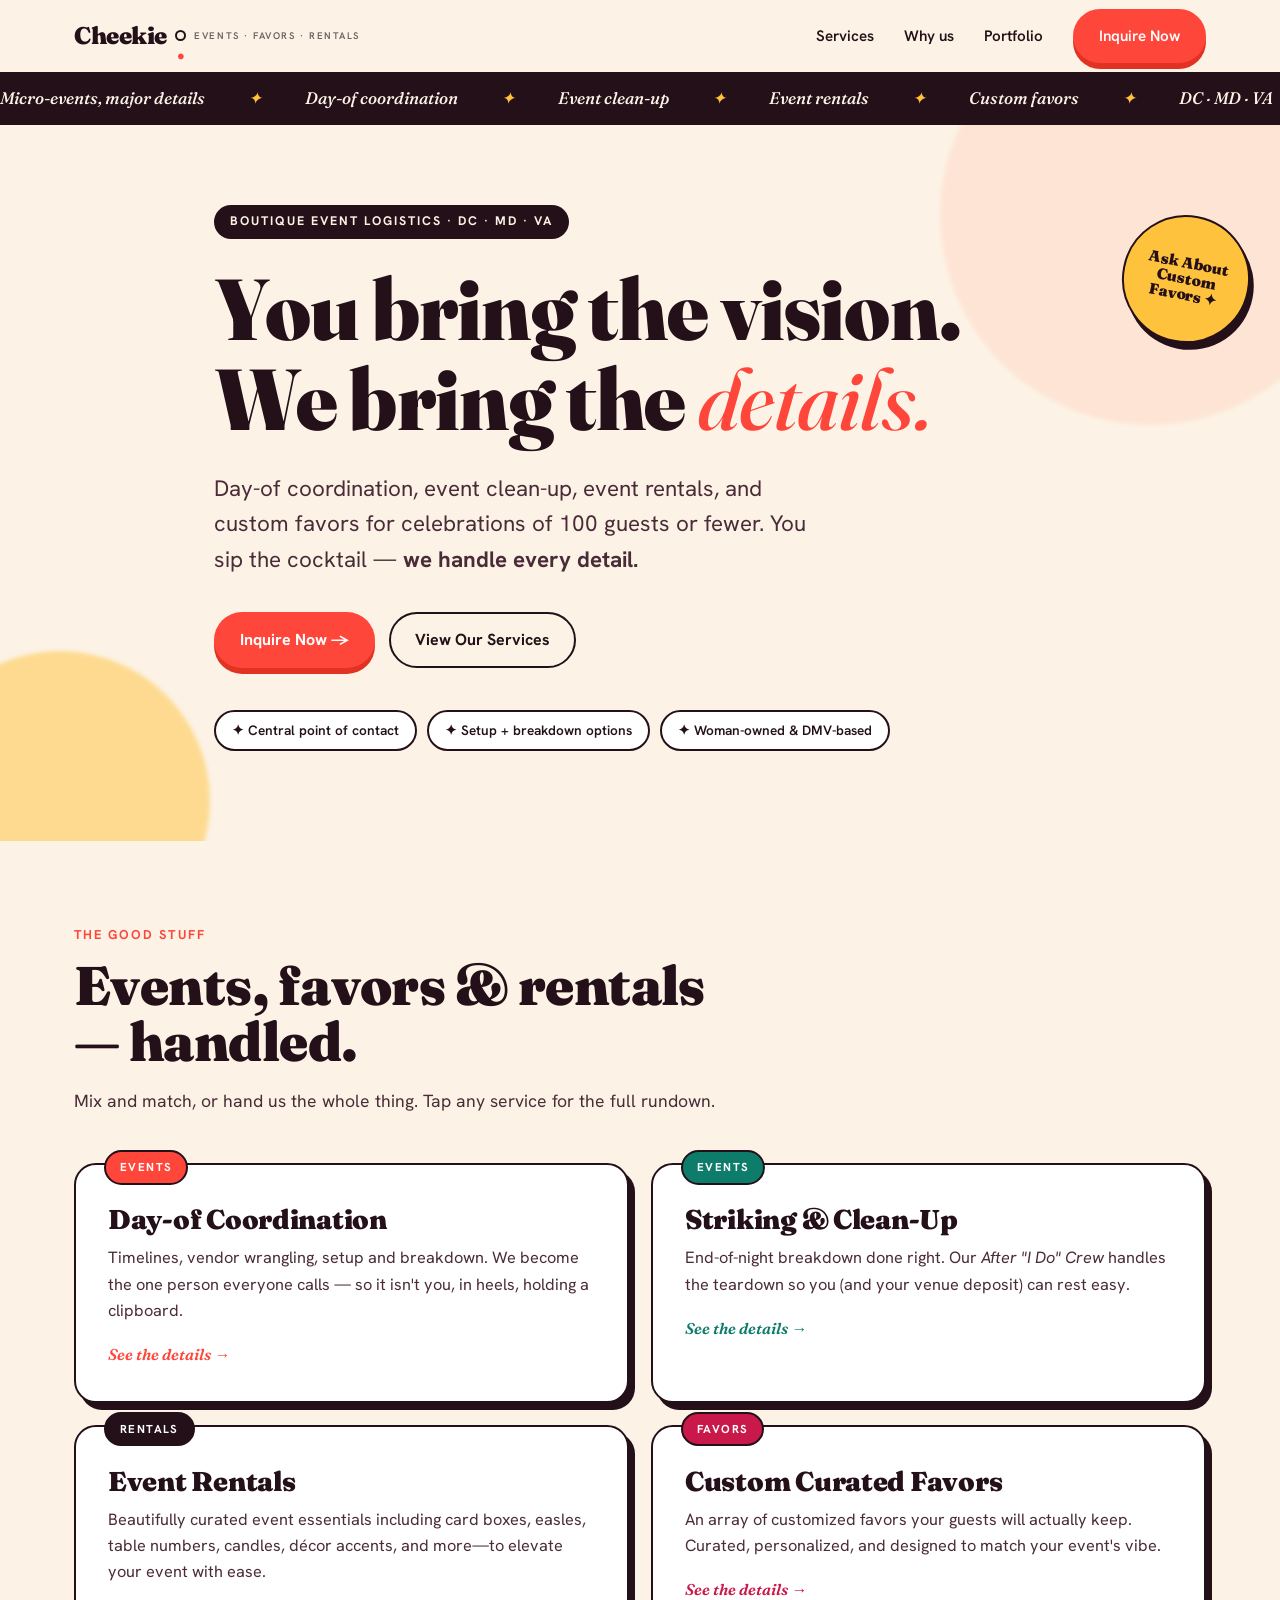
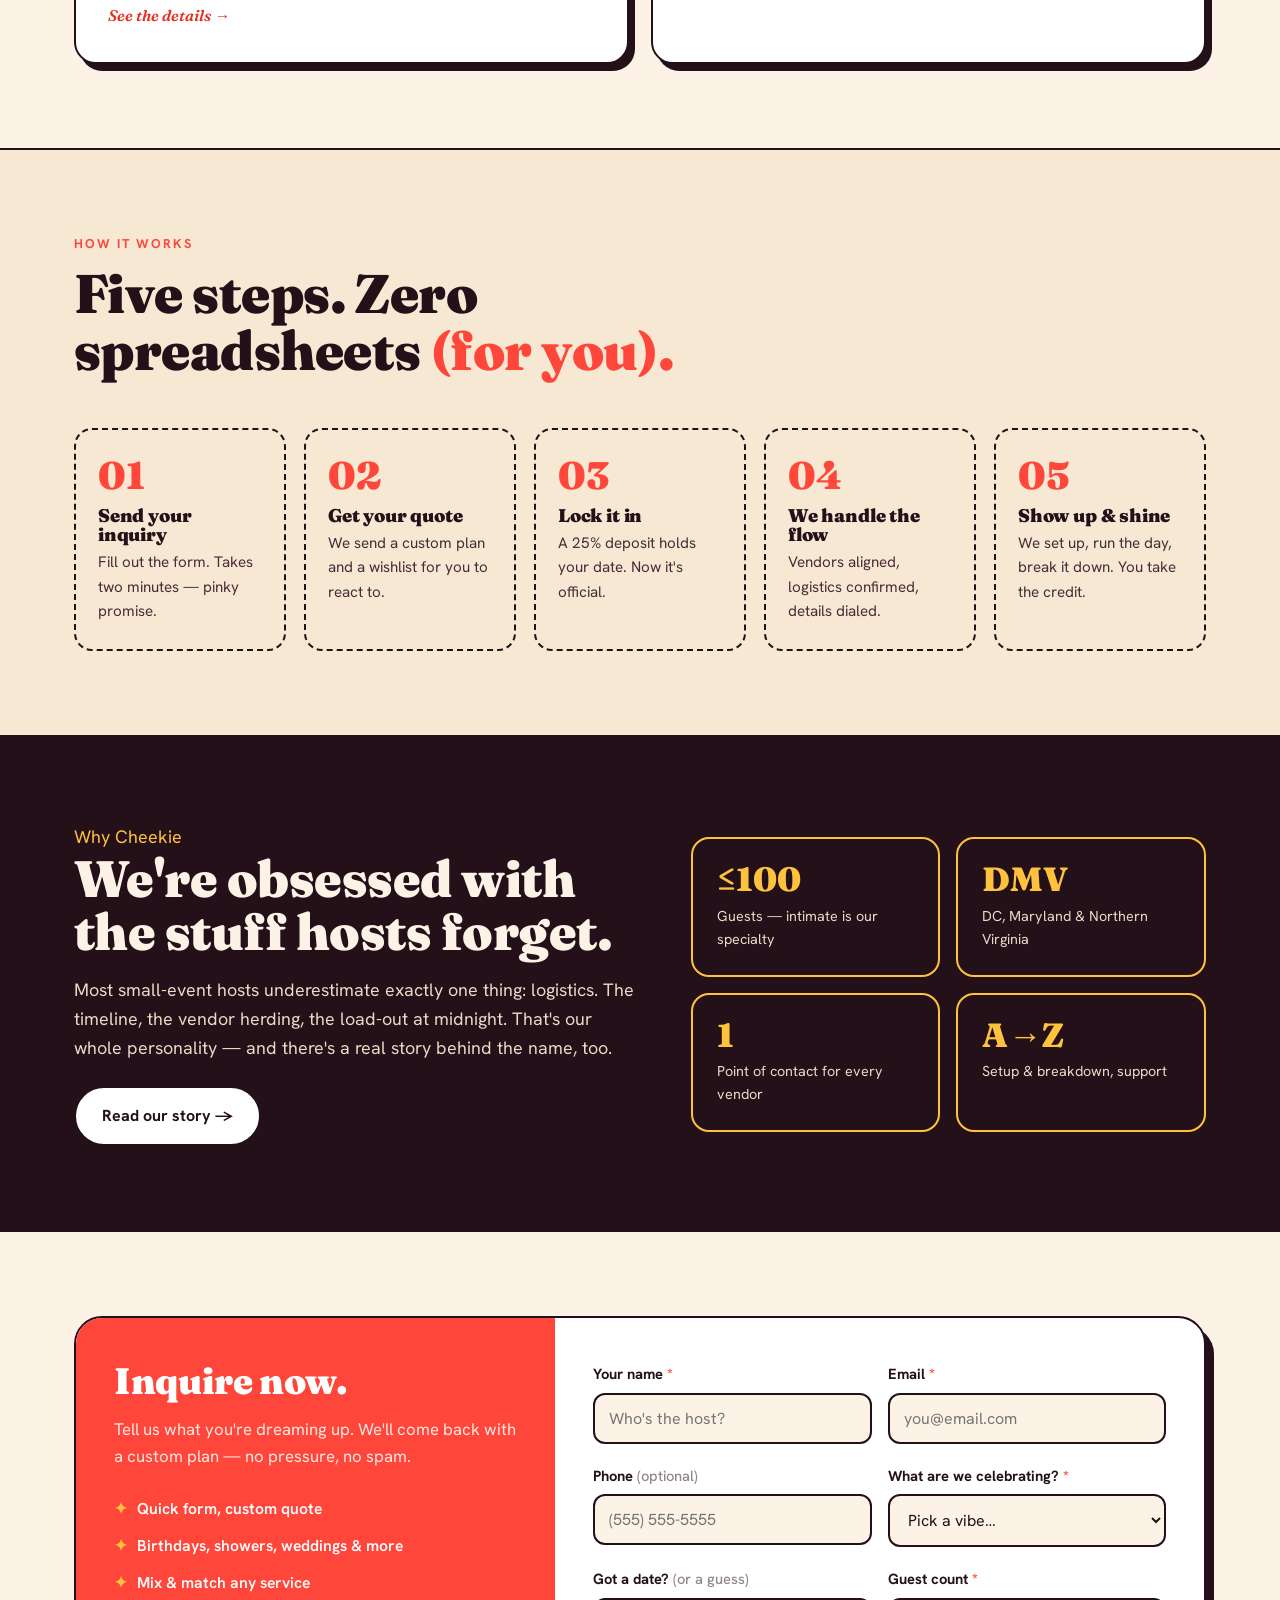
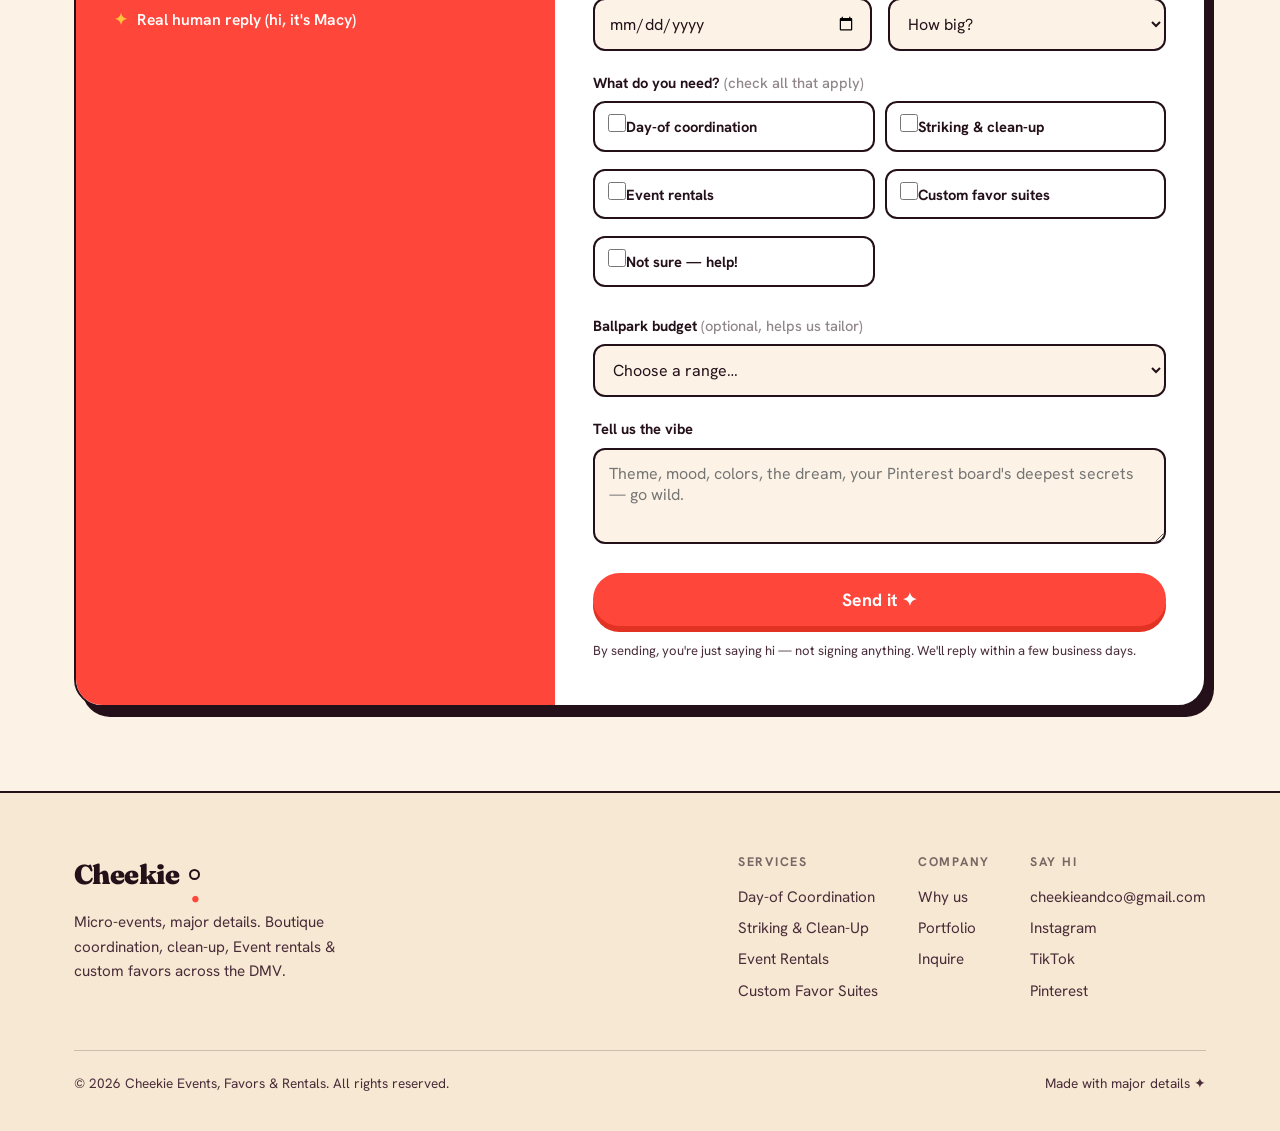
<file: index.html>
<!DOCTYPE html>
<html lang="en">
<head>
<meta charset="UTF-8">
<meta name="viewport" content="width=device-width, initial-scale=1.0">
<title>Cheekie Events, Favors &amp; Rentals — Micro-events, major details (DC · MD · VA)</title>
<meta name="description" content="Boutique day-of coordination, event clean-up, rentals, and custom favors for celebrations of 100 guests or fewer across the DMV.">
<link rel="preconnect" href="https://fonts.googleapis.com">
<link rel="preconnect" href="https://fonts.gstatic.com" crossorigin>
<link href="https://fonts.googleapis.com/css2?family=Fraunces:ital,opsz,wght@0,9..144,400;0,9..144,600;0,9..144,900;1,9..144,500&family=Hanken+Grotesk:wght@400;500;600;700&display=swap" rel="stylesheet">
<link rel="stylesheet" href="styles.css">
</head>
<body>

<!-- NAV -->
<header class="nav">
  <div class="wrap nav-inner">
    <a class="logo" href="index.html">Cheekie<span class="dot">.</span>
      <small>Events&nbsp;·&nbsp;Favors&nbsp;·&nbsp;Rentals</small>
    </a>
    <nav class="nav-links" id="navLinks">
      <a href="#services">Services</a>
      <a href="why-us.html">Why us</a>
      <a href="portfolio.html">Portfolio</a>
      <a class="btn btn-primary" href="#inquire">Inquire Now</a>
    </nav>
    <button class="menu-btn" id="menuBtn" aria-label="Toggle menu">☰</button>
  </div>
</header>

<!-- MARQUEE -->
<div class="marquee" aria-hidden="true">
  <div class="marquee-track">
    <span>Micro-events, major details&nbsp; <span class="star">✦</span> &nbsp;Day-of coordination&nbsp; <span class="star">✦</span> &nbsp;Event clean-up&nbsp; <span class="star">✦</span> &nbsp;Event rentals&nbsp; <span class="star">✦</span> &nbsp;Custom favors&nbsp; <span class="star">✦</span> &nbsp;DC · MD · VA&nbsp; <span class="star">✦</span> &nbsp;</span>
    <span>Micro-events, major details&nbsp; <span class="star">✦</span> &nbsp;Day-of coordination&nbsp; <span class="star">✦</span> &nbsp;Event clean-up&nbsp; <span class="star">✦</span> &nbsp;Event rentals&nbsp; <span class="star">✦</span> &nbsp;Custom favors&nbsp; <span class="star">✦</span> &nbsp;DC · MD · VA&nbsp; <span class="star">✦</span> &nbsp;</span>
  </div>
</div>

<!-- HERO -->
<main>
<section class="hero">
  <div class="blob blob-1"></div>
  <div class="blob blob-2"></div>
  <div class="sticker">Ask About<br> Custom Favors ✦</div>
  <div class="wrap hero-inner">
    <span class="eyebrow">Boutique event logistics · DC · MD · VA</span>
    <h1>You bring the vision.<br>We bring the <span class="ital">details.</span></h1>
    <p class="lead">Day-of coordination, event clean-up, event rentals, and custom favors for celebrations of 100 guests or fewer. You sip the cocktail — <strong>we handle every detail.</strong></p>
    <div class="hero-cta">
      <a class="btn btn-primary" href="#inquire">Inquire Now →</a>
      <a class="btn btn-ghost" href="#services">View Our Services</a>
    </div>
    <div class="hero-badges">
      <span class="pill">✦ Central point of contact</span>
      <span class="pill">✦ Setup + breakdown options</span>
      <span class="pill">✦ Woman-owned &amp; DMV-based</span>
    </div>
  </div>
</section>

<!-- SERVICES -->
<section id="services">
  <div class="wrap">
    <div class="sec-head">
      <span class="kicker">The good stuff</span>
      <h2>Events, favors &amp; rentals — handled.</h2>
      <p>Mix and match, or hand us the whole thing. Tap any service for the full rundown.</p>
    </div>
    <div class="cards">
      <a class="card c-cherry" href="coordination.html">
        <span class="tag">Events</span>
        <h3>Day-of Coordination</h3>
        <p>Timelines, vendor wrangling, setup and breakdown. We become the one person everyone calls — so it isn't you, in heels, holding a clipboard.</p>
        <span class="price">See the details →</span>
      </a>
      <a class="card c-teal" href="striking.html">
        <span class="tag">Events</span>
        <h3>Striking &amp; Clean-Up</h3>
        <p>End-of-night breakdown done right. Our <em>After "I Do" Crew</em> handles the teardown so you (and your venue deposit) can rest easy.</p>
        <span class="price">See the details →</span>
      </a>
      <a class="card c-butter" href="candles.html">
        <span class="tag">Rentals</span>
        <h3>Event Rentals</h3>
        <p>Beautifully curated event essentials including card boxes, easles, table numbers, candles, décor accents, and more—to elevate your event with ease.</p>
        <span class="price">See the details →</span>
      </a>
      <a class="card c-berry" href="favors.html">
        <span class="tag">Favors</span>
        <h3>Custom Curated Favors</h3>
        <p>An array of customized favors your guests will actually keep. Curated, personalized, and designed to match your event's vibe.</p>
        <span class="price">See the details →</span>
      </a>
    </div>
  </div>
</section>

<!-- HOW IT WORKS -->
<section id="how" style="background:var(--cream-2);border-top:2px solid var(--ink);border-bottom:2px solid var(--ink)">
  <div class="wrap">
    <div class="sec-head">
      <span class="kicker">How it works</span>
      <h2>Five steps. Zero spreadsheets <span class="wink">(for you).</span></h2>
    </div>
    <div class="steps">
      <div class="step"><h3>Send your inquiry</h3><p>Fill out the form. Takes two minutes — pinky promise.</p></div>
      <div class="step"><h3>Get your quote</h3><p>We send a custom plan and a wishlist for you to react to.</p></div>
      <div class="step"><h3>Lock it in</h3><p>A 25% deposit holds your date. Now it's official.</p></div>
      <div class="step"><h3>We handle the flow</h3><p>Vendors aligned, logistics confirmed, details dialed.</p></div>
      <div class="step"><h3>Show up &amp; shine</h3><p>We set up, run the day, break it down. You take the credit.</p></div>
    </div>
  </div>
</section>

<!-- WHY TEASER -->
<section class="dark">
  <div class="wrap">
    <div class="why-grid">
      <div>
        <span class="kicker">Why Cheekie</span>
        <h2>We're obsessed with the stuff hosts forget.</h2>
        <p>Most small-event hosts underestimate exactly one thing: logistics. The timeline, the vendor herding, the load-out at midnight. That's our whole personality — and there's a real story behind the name, too.</p>
        <a class="btn btn-light" href="why-us.html" style="margin-top:24px">Read our story →</a>
      </div>
      <div class="why-stats">
        <div class="stat"><div class="big">≤100</div><div class="lbl">Guests — intimate is our specialty</div></div>
        <div class="stat"><div class="big">DMV</div><div class="lbl">DC, Maryland &amp; Northern Virginia</div></div>
        <div class="stat"><div class="big">1</div><div class="lbl">Point of contact for every vendor</div></div>
        <div class="stat"><div class="big">A→Z</div><div class="lbl">Setup &amp; breakdown, support</div></div>
      </div>
    </div>
  </div>
</section>

<!-- INTEREST FORM -->
<section id="inquire">
  <div class="wrap">
    <div class="form-shell">
      <div class="form-grid" id="formGrid">
        <aside class="form-aside">
          <h2>Inquire now.</h2>
          <p>Tell us what you're dreaming up. We'll come back with a custom plan — no pressure, no spam.</p>
          <ul>
            <li>Quick form, custom quote</li>
            <li>Birthdays, showers, weddings &amp; more</li>
            <li>Mix &amp; match any service</li>
            <li>Real human reply (hi, it's Macy)</li>
          </ul>
        </aside>

        <div class="form-body">
          <!-- ============================================================
               FORMSPREE SETUP (one step):
               1. Create a free form at https://formspree.io (use cheekieandco@gmail.com)
               2. Copy the form's endpoint, e.g. https://formspree.io/f/abcdwxyz
               3. Paste it into the action="" below, replacing YOUR_FORM_ID
               That's it — submissions will email you, and the success
               message below will still show without leaving the page.
               ============================================================ -->
          <form id="inquiryForm" action="https://formspree.io/f/xykqddjj" method="POST" novalidate>
            <!-- email subject + spam honeypot (leave these as-is) -->
            <input type="hidden" name="_subject" value="New Cheekie inquiry ✦">
            <input type="text" name="_gotcha" tabindex="-1" autocomplete="off" style="display:none" aria-hidden="true">
            <div class="two">
              <div class="field">
                <label for="name">Your name <span class="req">*</span></label>
                <input type="text" id="name" name="name" placeholder="Who's the host?" required>
              </div>
              <div class="field">
                <label for="email">Email <span class="req">*</span></label>
                <input type="email" id="email" name="email" placeholder="you@email.com" required>
              </div>
            </div>

            <div class="two">
              <div class="field">
                <label for="phone">Phone <span style="opacity:.5;font-weight:500">(optional)</span></label>
                <input type="tel" id="phone" name="phone" placeholder="(555) 555-5555">
              </div>
              <div class="field">
                <label for="occasion">What are we celebrating? <span class="req">*</span></label>
                <select id="occasion" name="occasion" required>
                  <option value="" disabled selected>Pick a vibe…</option>
                  <option>Birthday</option>
                  <option>Baby shower</option>
                  <option>Bridal shower</option>
                  <option>Engagement party</option>
                  <option>Intimate wedding</option>
                  <option>Brunch / dinner</option>
                  <option>Corporate social</option>
                  <option>Something else entirely</option>
                </select>
              </div>
            </div>

            <div class="two">
              <div class="field">
                <label for="date">Got a date? <span style="opacity:.5;font-weight:500">(or a guess)</span></label>
                <input type="date" id="date" name="date">
              </div>
              <div class="field">
                <label for="guests">Guest count <span class="req">*</span></label>
                <select id="guests" name="guests" required>
                  <option value="" disabled selected>How big?</option>
                  <option>1–25</option>
                  <option>26–50</option>
                  <option>51–75</option>
                  <option>76–100</option>
                </select>
              </div>
            </div>

            <div class="field">
              <label>What do you need? <span style="opacity:.5;font-weight:500">(check all that apply)</span></label>
              <div class="checks">
                <label class="check"><input type="checkbox" name="needs" value="Day-of coordination"><span>Day-of coordination</span></label>
                <label class="check"><input type="checkbox" name="needs" value="Striking & clean-up"><span>Striking &amp; clean-up</span></label>
                <label class="check"><input type="checkbox" name="needs" value="Event rentals"><span>Event rentals</span></label>
                <label class="check"><input type="checkbox" name="needs" value="Custom favors"><span>Custom favor suites</span></label>
                <label class="check"><input type="checkbox" name="needs" value="Not sure yet"><span>Not sure — help!</span></label>
              </div>
            </div>

            <div class="field">
              <label for="budget">Ballpark budget <span style="opacity:.5;font-weight:500">(optional, helps us tailor)</span></label>
              <select id="budget" name="budget">
                <option value="" disabled selected>Choose a range…</option>
                <option>Under $1,000</option>
                <option>$1,000 – $2,500</option>
                <option>$2,500 – $5,000</option>
                <option>$5,000+</option>
                <option>Tell me what's realistic</option>
              </select>
            </div>

            <div class="field">
              <label for="vibe">Tell us the vibe</label>
              <textarea id="vibe" name="vibe" placeholder="Theme, mood, colors, the dream, your Pinterest board's deepest secrets — go wild."></textarea>
            </div>

            <button type="submit" class="btn btn-primary" style="width:100%;justify-content:center;font-size:1.1rem">Send it ✦</button>
            <p class="error-msg" id="errorMsg">Oops — pop in your name, a valid email, the occasion, and guest count and we're golden.</p>
            <p class="form-note">By sending, you're just saying hi — not signing anything. We'll reply within a few business days.</p>
          </form>
        </div>
      </div>

      <!-- success state -->
      <div class="success" id="successState">
        <div class="emoji">🎉</div>
        <h2>Eee — we got it!</h2>
        <p>Thanks <span id="successName">friend</span>. Keep an eye on your inbox — Cheekie will be in touch with your custom plan.</p>
        <button class="btn btn-ghost" onclick="resetForm()">Send another →</button>
      </div>
    </div>
  </div>
</section>
</main>

<!-- FOOTER -->
<footer>
  <div class="wrap">
    <div class="foot-grid">
      <div style="max-width:300px">
        <a class="logo" href="index.html">Cheekie<span class="dot">.</span></a>
        <p style="margin-top:14px;color:var(--ink-soft);font-size:.95rem">Micro-events, major details. Boutique coordination, clean-up, Event rentals &amp; custom favors across the DMV.</p>
      </div>
      <div class="foot-links">
        <div class="foot-col">
          <h4>Services</h4>
          <a href="coordination.html">Day-of Coordination</a>
          <a href="striking.html">Striking &amp; Clean-Up</a>
          <a href="candles.html">Event Rentals</a>
          <a href="favors.html">Custom Favor Suites</a>
        </div>
        <div class="foot-col">
          <h4>Company</h4>
          <a href="why-us.html">Why us</a>
          <a href="portfolio.html">Portfolio</a>
          <a href="#inquire">Inquire</a>
        </div>
        <div class="foot-col">
          <h4>Say hi</h4>
          <a href="mailto:cheekieandco@gmail.com">cheekieandco@gmail.com</a>
          <a href="#">Instagram</a>
          <a href="#">TikTok</a>
          <a href="#">Pinterest</a>
        </div>
      </div>
    </div>
    <div class="foot-bottom">
      <span>© <span id="year"></span> Cheekie Events, Favors &amp; Rentals. All rights reserved.</span>
      <span>Made with major details ✦</span>
    </div>
  </div>
</footer>

<script>
  document.getElementById('year').textContent = new Date().getFullYear();
  const menuBtn = document.getElementById('menuBtn');
  const navLinks = document.getElementById('navLinks');
  menuBtn.addEventListener('click', () => navLinks.classList.toggle('open'));
  navLinks.querySelectorAll('a').forEach(a => a.addEventListener('click', () => navLinks.classList.remove('open')));

  const form = document.getElementById('inquiryForm');
  const errorMsg = document.getElementById('errorMsg');
  const submitBtn = form.querySelector('button[type="submit"]');

  form.addEventListener('submit', async function(e){
    e.preventDefault();
    const name = document.getElementById('name').value.trim();
    const email = document.getElementById('email').value.trim();
    const occasion = document.getElementById('occasion').value;
    const guests = document.getElementById('guests').value;
    const emailOk = /^[^\s@]+@[^\s@]+\.[^\s@]+$/.test(email);
    if(!name || !emailOk || !occasion || !guests){
      errorMsg.textContent = "Oops — pop in your name, a valid email, the occasion, and guest count and we're golden.";
      errorMsg.style.display='block';
      return;
    }
    errorMsg.style.display='none';

    // Safety check: warn if the Formspree endpoint hasn't been set yet.
    if(form.action.includes('YOUR_FORM_ID')){
      errorMsg.textContent = "Heads up (this only shows to you): add your Formspree endpoint to the form's action before going live.";
      errorMsg.style.display='block';
      return;
    }

    const original = submitBtn.textContent;
    submitBtn.disabled = true;
    submitBtn.textContent = 'Sending…';

    try {
      const res = await fetch(form.action, {
        method: 'POST',
        body: new FormData(form),
        headers: { 'Accept': 'application/json' }
      });
      if(res.ok){
        document.getElementById('successName').textContent = name.split(' ')[0];
        document.getElementById('formGrid').style.display='none';
        document.getElementById('successState').style.display='block';
        document.getElementById('successState').scrollIntoView({behavior:'smooth',block:'center'});
        form.reset();
      } else {
        throw new Error('Form error');
      }
    } catch(err){
      errorMsg.textContent = "Hmm, that didn't send. Try again, or email us directly at cheekieandco@gmail.com.";
      errorMsg.style.display='block';
    } finally {
      submitBtn.disabled = false;
      submitBtn.textContent = original;
    }
  });

  function resetForm(){
    form.reset();
    document.getElementById('successState').style.display='none';
    document.getElementById('formGrid').style.display='grid';
    document.getElementById('inquire').scrollIntoView({behavior:'smooth',block:'start'});
  }
</script>
</body>
</html>
</file>
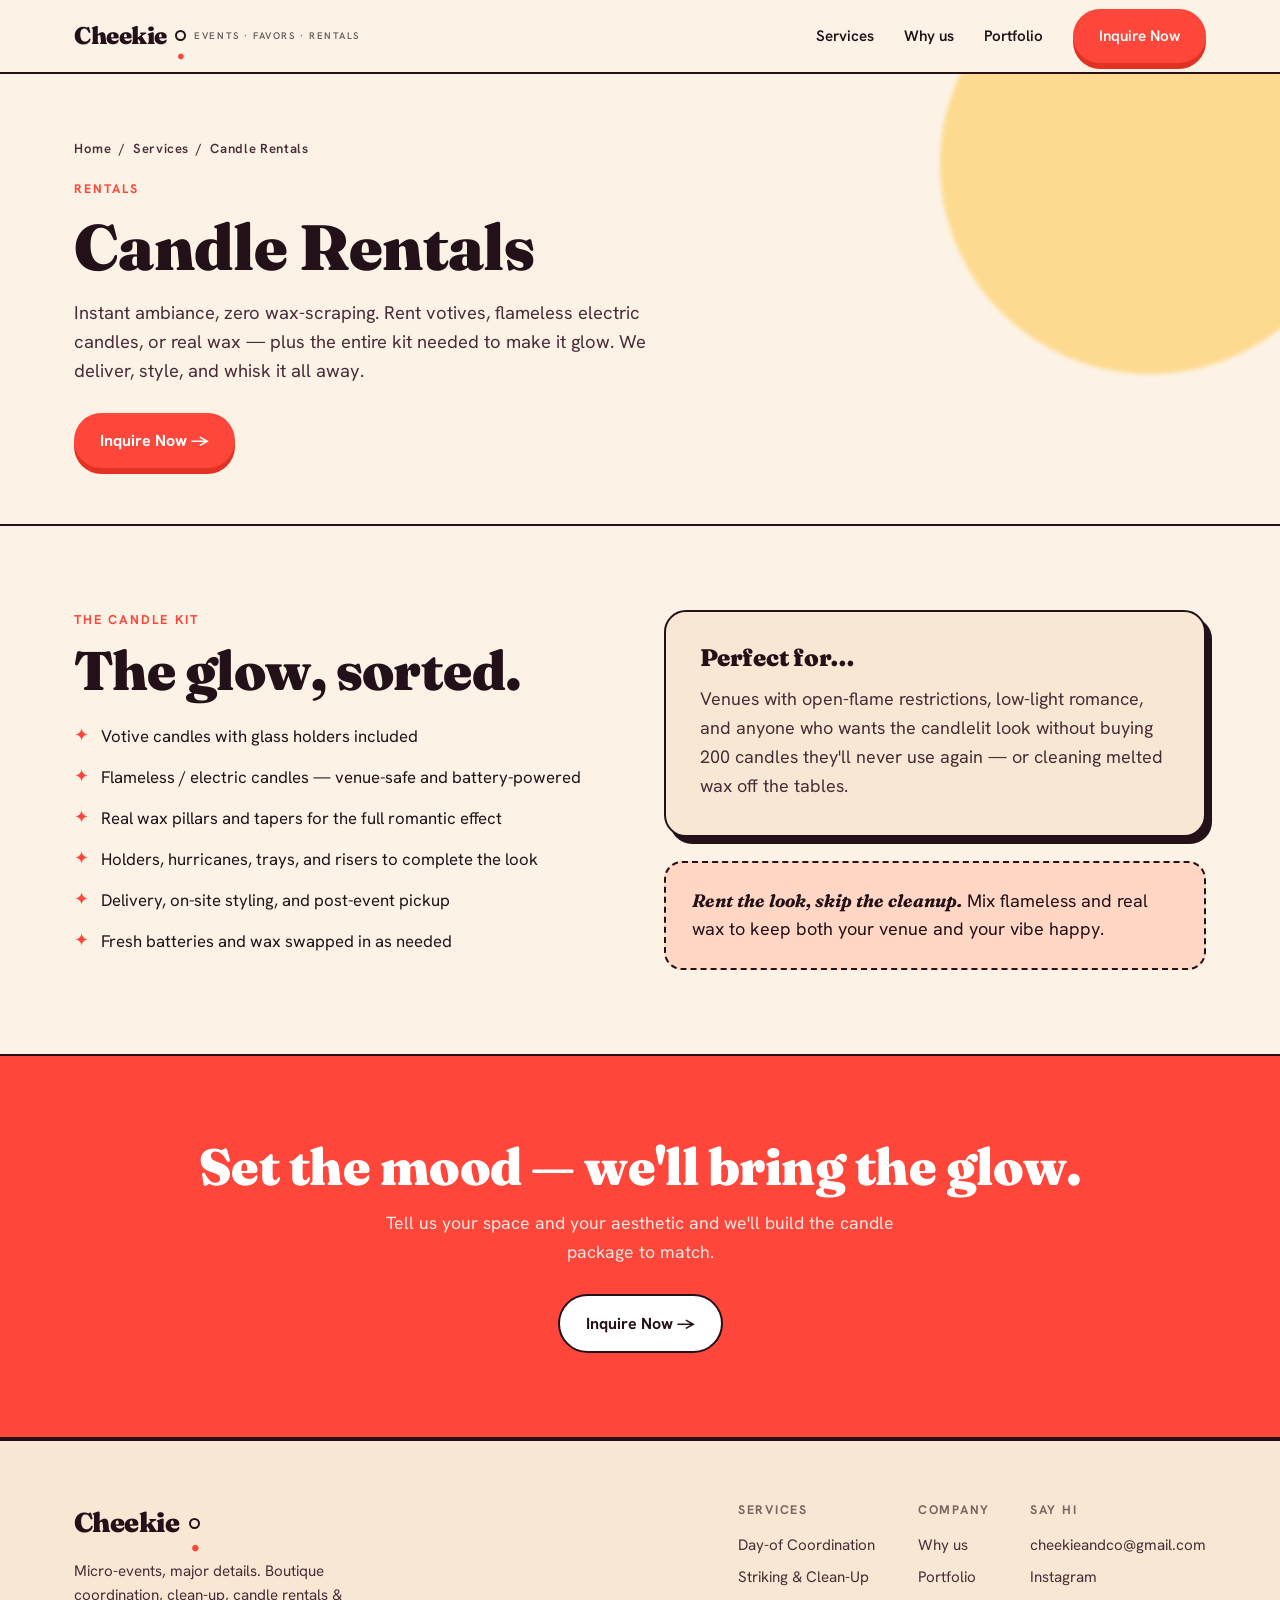
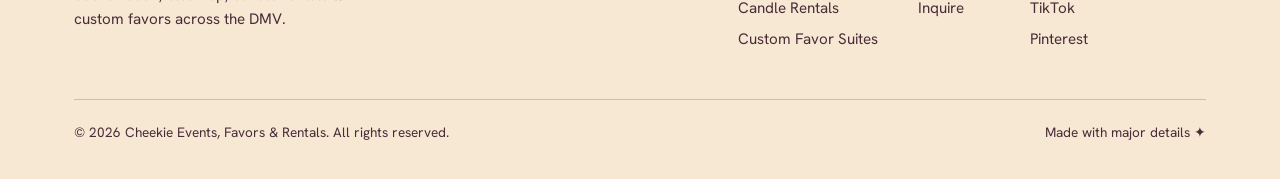
<file: candles.html>
<!DOCTYPE html>
<html lang="en">
<head>
<meta charset="UTF-8">
<meta name="viewport" content="width=device-width, initial-scale=1.0">
<title>Candle Rentals | Cheekie Events, Favors &amp; Rentals</title>
<meta name="description" content="Candle rental packages across the DMV — votives, electric/flameless candles, and real wax, plus the full kit. Delivered, styled, and picked up.">
<link rel="preconnect" href="https://fonts.googleapis.com">
<link rel="preconnect" href="https://fonts.gstatic.com" crossorigin>
<link href="https://fonts.googleapis.com/css2?family=Fraunces:ital,opsz,wght@0,9..144,400;0,9..144,600;0,9..144,900;1,9..144,500&family=Hanken+Grotesk:wght@400;500;600;700&display=swap" rel="stylesheet">
<link rel="stylesheet" href="styles.css">
</head>
<body>

<header class="nav">
  <div class="wrap nav-inner">
    <a class="logo" href="index.html">Cheekie<span class="dot">.</span><small>Events&nbsp;·&nbsp;Favors&nbsp;·&nbsp;Rentals</small></a>
    <nav class="nav-links" id="navLinks">
      <a href="index.html#services">Services</a>
      <a href="why-us.html">Why us</a>
      <a href="portfolio.html">Portfolio</a>
      <a class="btn btn-primary" href="index.html#inquire">Inquire Now</a>
    </nav>
    <button class="menu-btn" id="menuBtn" aria-label="Toggle menu">☰</button>
  </div>
</header>

<main>
<section class="subhero">
  <div class="blob blob-1" style="background:var(--butter);opacity:.5"></div>
  <div class="wrap">
    <div class="breadcrumb"><a href="index.html">Home</a> &nbsp;/&nbsp; <a href="index.html#services">Services</a> &nbsp;/&nbsp; Candle Rentals</div>
    <span class="kicker">Rentals</span>
    <h1>Candle Rentals</h1>
    <p>Instant ambiance, zero wax-scraping. Rent votives, flameless electric candles, or real wax — plus the entire kit needed to make it glow. We deliver, style, and whisk it all away.</p>
    <a class="btn btn-primary" href="index.html#inquire" style="margin-top:26px">Inquire Now →</a>
  </div>
</section>

<section>
  <div class="wrap">
    <div class="split">
      <div>
        <div class="sec-head" style="margin-bottom:24px"><span class="kicker">The candle kit</span><h2>The glow, sorted.</h2></div>
        <ul class="includes">
          <li>Votive candles with glass holders included</li>
          <li>Flameless / electric candles — venue-safe and battery-powered</li>
          <li>Real wax pillars and tapers for the full romantic effect</li>
          <li>Holders, hurricanes, trays, and risers to complete the look</li>
          <li>Delivery, on-site styling, and post-event pickup</li>
          <li>Fresh batteries and wax swapped in as needed</li>
        </ul>
      </div>
      <div>
        <div class="panel tint">
          <h3>Perfect for…</h3>
          <p style="color:var(--ink-soft)">Venues with open-flame restrictions, low-light romance, and anyone who wants the candlelit look without buying 200 candles they'll never use again — or cleaning melted wax off the tables.</p>
        </div>
        <div class="callout">
          <strong>Rent the look, skip the cleanup.</strong> Mix flameless and real wax to keep both your venue and your vibe happy.
        </div>
      </div>
    </div>
  </div>
</section>

<section class="cta-band">
  <div class="wrap">
    <h2>Set the mood — we'll bring the glow.</h2>
    <p>Tell us your space and your aesthetic and we'll build the candle package to match.</p>
    <a class="btn btn-light" href="index.html#inquire">Inquire Now →</a>
  </div>
</section>
</main>

<footer>
  <div class="wrap">
    <div class="foot-grid">
      <div style="max-width:300px">
        <a class="logo" href="index.html">Cheekie<span class="dot">.</span></a>
        <p style="margin-top:14px;color:var(--ink-soft);font-size:.95rem">Micro-events, major details. Boutique coordination, clean-up, candle rentals &amp; custom favors across the DMV.</p>
      </div>
      <div class="foot-links">
        <div class="foot-col"><h4>Services</h4>
          <a href="coordination.html">Day-of Coordination</a>
          <a href="striking.html">Striking &amp; Clean-Up</a>
          <a href="candles.html">Candle Rentals</a>
          <a href="favors.html">Custom Favor Suites</a>
        </div>
        <div class="foot-col"><h4>Company</h4>
          <a href="why-us.html">Why us</a>
          <a href="portfolio.html">Portfolio</a>
          <a href="index.html#inquire">Inquire</a>
        </div>
        <div class="foot-col"><h4>Say hi</h4>
          <a href="mailto:cheekieandco@gmail.com">cheekieandco@gmail.com</a>
          <a href="#">Instagram</a><a href="#">TikTok</a><a href="#">Pinterest</a>
        </div>
      </div>
    </div>
    <div class="foot-bottom">
      <span>© <span id="year"></span> Cheekie Events, Favors &amp; Rentals. All rights reserved.</span>
      <span>Made with major details ✦</span>
    </div>
  </div>
</footer>
<script>document.getElementById('year').textContent=new Date().getFullYear();const m=document.getElementById('menuBtn'),n=document.getElementById('navLinks');m.addEventListener('click',()=>n.classList.toggle('open'));</script>
</body>
</html>
</file>
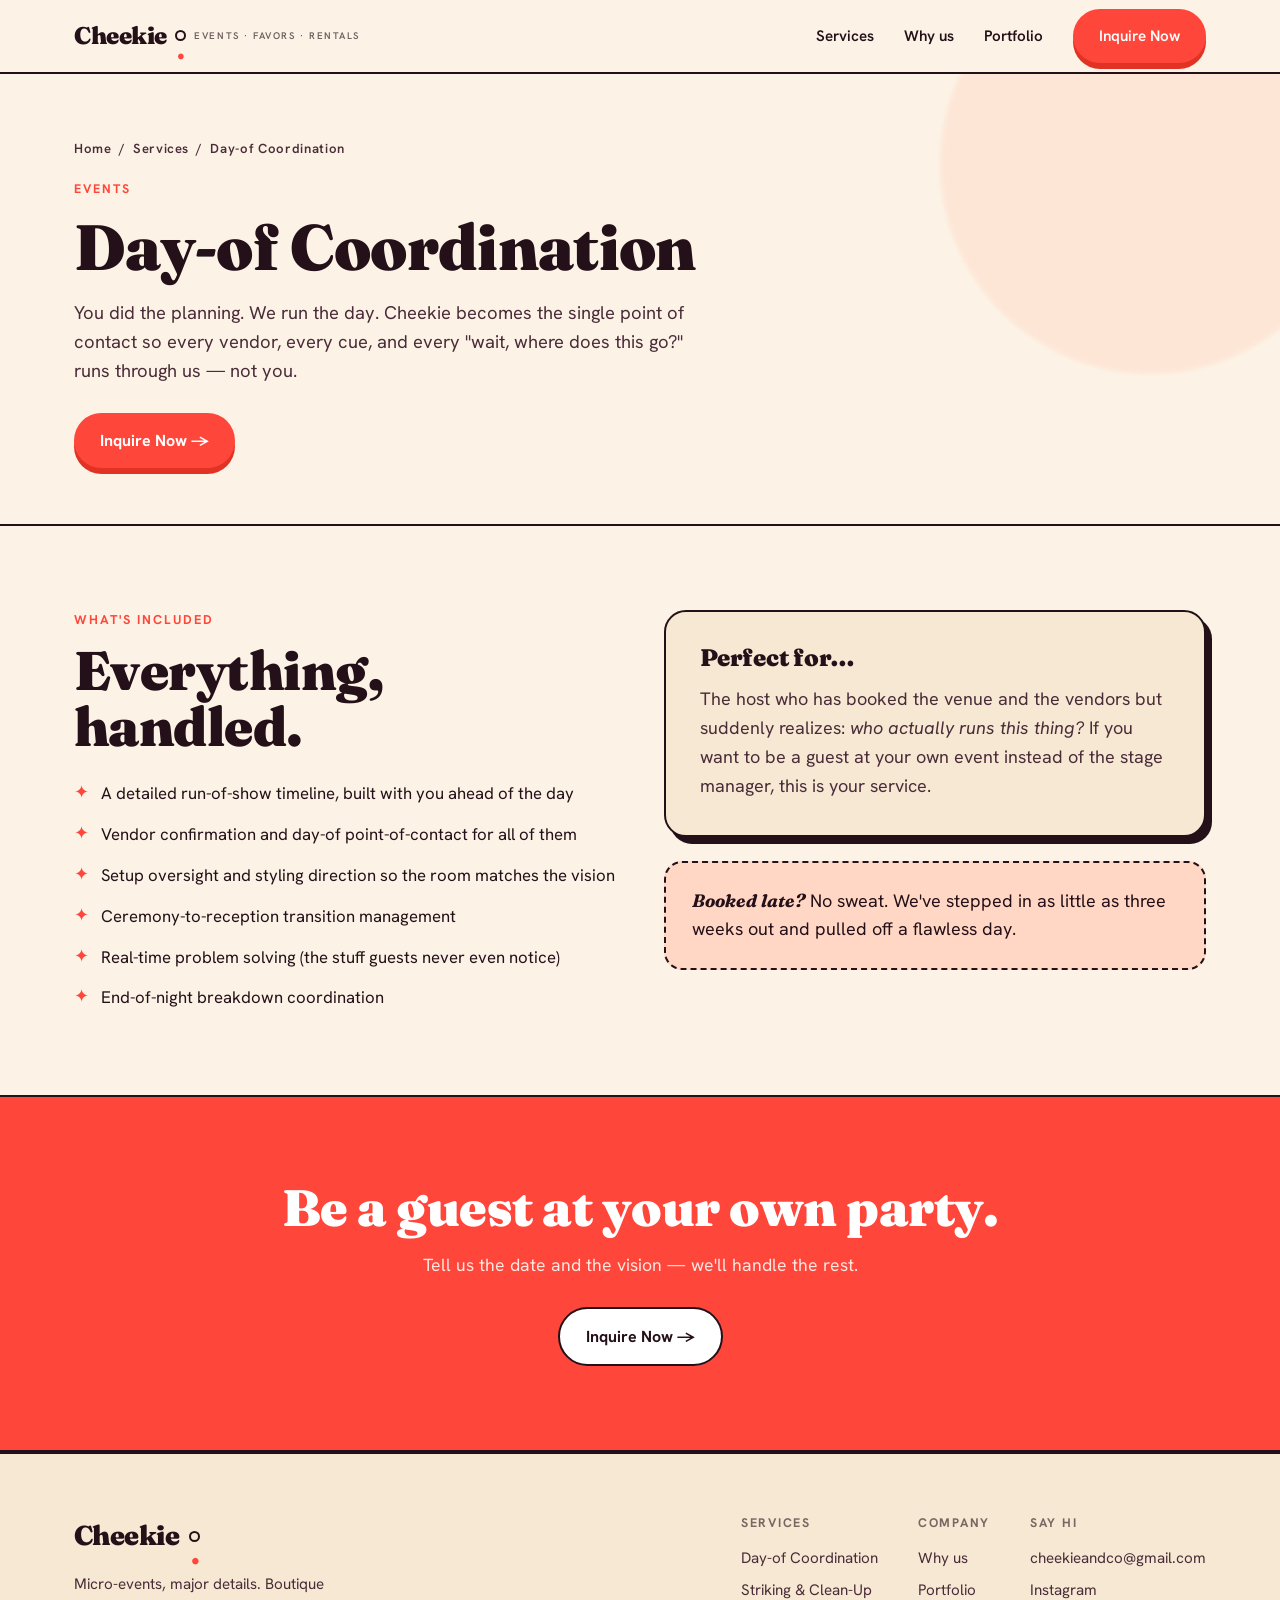
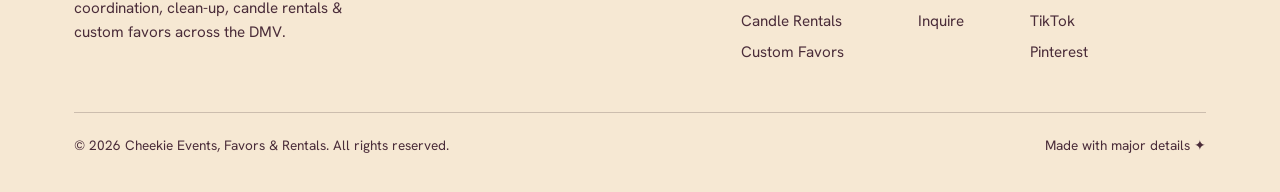
<file: coordination.html>
<!DOCTYPE html>
<html lang="en">
<head>
<meta charset="UTF-8">
<meta name="viewport" content="width=device-width, initial-scale=1.0">
<title>Day-of Coordination | Cheekie Events, Favors &amp; Rentals</title>
<meta name="description" content="Day-of event coordination across the DMV. One point of contact, a built-out timeline, and a calm human running your day from setup to breakdown.">
<link rel="preconnect" href="https://fonts.googleapis.com">
<link rel="preconnect" href="https://fonts.gstatic.com" crossorigin>
<link href="https://fonts.googleapis.com/css2?family=Fraunces:ital,opsz,wght@0,9..144,400;0,9..144,600;0,9..144,900;1,9..144,500&family=Hanken+Grotesk:wght@400;500;600;700&display=swap" rel="stylesheet">
<link rel="stylesheet" href="styles.css">
</head>
<body>

<header class="nav">
  <div class="wrap nav-inner">
    <a class="logo" href="index.html">Cheekie<span class="dot">.</span><small>Events&nbsp;·&nbsp;Favors&nbsp;·&nbsp;Rentals</small></a>
    <nav class="nav-links" id="navLinks">
      <a href="index.html#services">Services</a>
      <a href="why-us.html">Why us</a>
      <a href="portfolio.html">Portfolio</a>
      <a class="btn btn-primary" href="index.html#inquire">Inquire Now</a>
    </nav>
    <button class="menu-btn" id="menuBtn" aria-label="Toggle menu">☰</button>
  </div>
</header>

<main>
<section class="subhero">
  <div class="blob blob-1" style="background:var(--blush)"></div>
  <div class="wrap">
    <div class="breadcrumb"><a href="index.html">Home</a> &nbsp;/&nbsp; <a href="index.html#services">Services</a> &nbsp;/&nbsp; Day-of Coordination</div>
    <span class="kicker">Events</span>
    <h1>Day-of Coordination</h1>
    <p>You did the planning. We run the day. Cheekie becomes the single point of contact so every vendor, every cue, and every "wait, where does this go?" runs through us — not you.</p>
    <a class="btn btn-primary" href="index.html#inquire" style="margin-top:26px">Inquire Now →</a>
  </div>
</section>

<section>
  <div class="wrap">
    <div class="split">
      <div>
        <div class="sec-head" style="margin-bottom:24px"><span class="kicker">What's included</span><h2>Everything, handled.</h2></div>
        <ul class="includes">
          <li>A detailed run-of-show timeline, built with you ahead of the day</li>
          <li>Vendor confirmation and day-of point-of-contact for all of them</li>
          <li>Setup oversight and styling direction so the room matches the vision</li>
          <li>Ceremony-to-reception transition management</li>
          <li>Real-time problem solving (the stuff guests never even notice)</li>
          <li>End-of-night breakdown coordination</li>
        </ul>
      </div>
      <div>
        <div class="panel tint">
          <h3>Perfect for…</h3>
          <p style="color:var(--ink-soft)">The host who has booked the venue and the vendors but suddenly realizes: <em>who actually runs this thing?</em> If you want to be a guest at your own event instead of the stage manager, this is your service.</p>
        </div>
        <div class="callout">
          <strong>Booked late?</strong> No sweat. We've stepped in as little as three weeks out and pulled off a flawless day.
        </div>
      </div>
    </div>
  </div>
</section>

<section class="cta-band">
  <div class="wrap">
    <h2>Be a guest at your own party.</h2>
    <p>Tell us the date and the vision — we'll handle the rest.</p>
    <a class="btn btn-light" href="index.html#inquire">Inquire Now →</a>
  </div>
</section>
</main>

<footer>
  <div class="wrap">
    <div class="foot-grid">
      <div style="max-width:300px">
        <a class="logo" href="index.html">Cheekie<span class="dot">.</span></a>
        <p style="margin-top:14px;color:var(--ink-soft);font-size:.95rem">Micro-events, major details. Boutique coordination, clean-up, candle rentals &amp; custom favors across the DMV.</p>
      </div>
      <div class="foot-links">
        <div class="foot-col"><h4>Services</h4>
          <a href="coordination.html">Day-of Coordination</a>
          <a href="striking.html">Striking &amp; Clean-Up</a>
          <a href="candles.html">Candle Rentals</a>
          <a href="favors.html">Custom Favors</a>
        </div>
        <div class="foot-col"><h4>Company</h4>
          <a href="why-us.html">Why us</a>
          <a href="portfolio.html">Portfolio</a>
          <a href="index.html#inquire">Inquire</a>
        </div>
        <div class="foot-col"><h4>Say hi</h4>
          <a href="mailto:cheekieandco@gmail.com">cheekieandco@gmail.com</a>
          <a href="#">Instagram</a><a href="#">TikTok</a><a href="#">Pinterest</a>
        </div>
      </div>
    </div>
    <div class="foot-bottom">
      <span>© <span id="year"></span> Cheekie Events, Favors &amp; Rentals. All rights reserved.</span>
      <span>Made with major details ✦</span>
    </div>
  </div>
</footer>
<script>document.getElementById('year').textContent=new Date().getFullYear();const m=document.getElementById('menuBtn'),n=document.getElementById('navLinks');m.addEventListener('click',()=>n.classList.toggle('open'));</script>
</body>
</html>
</file>
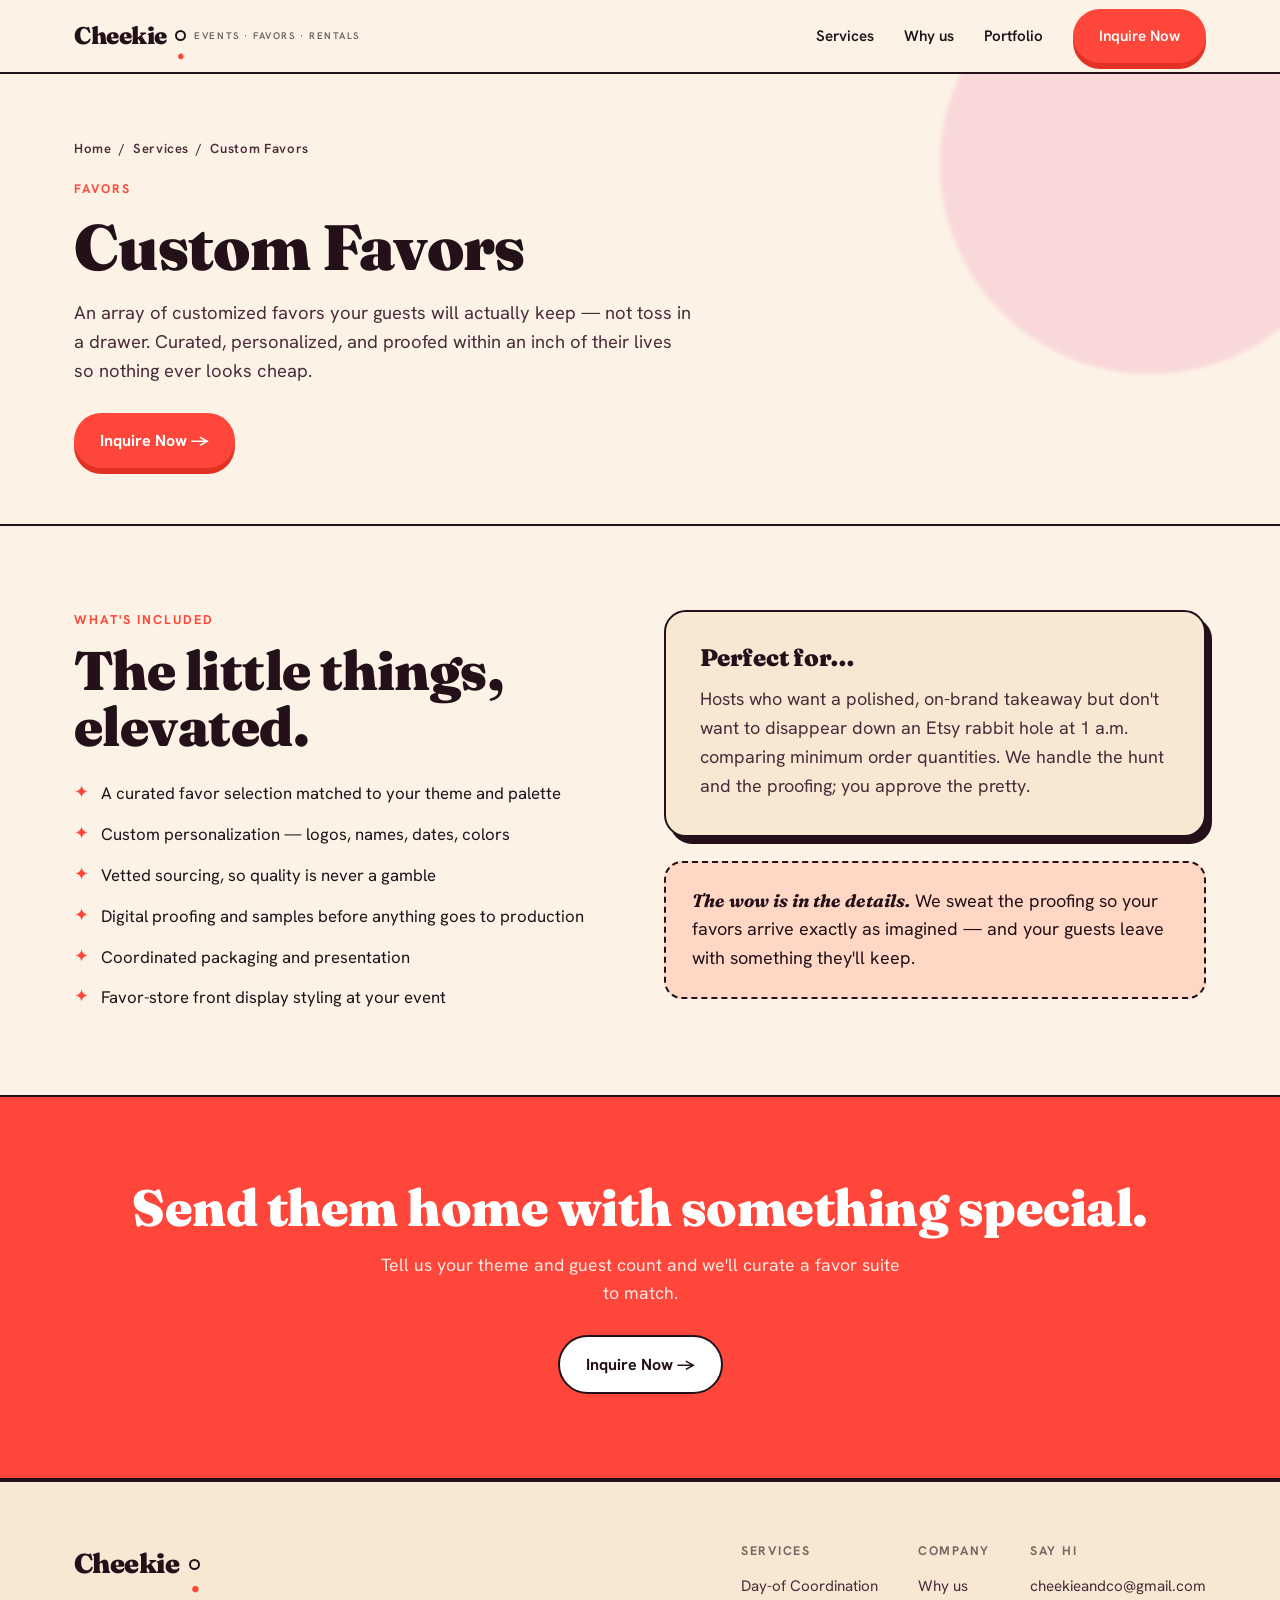
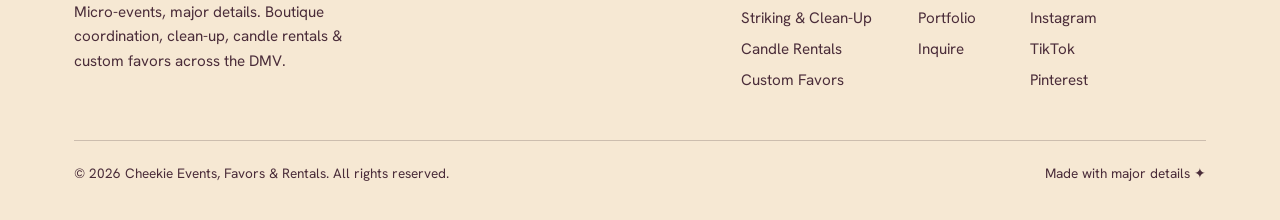
<file: favors.html>
<!DOCTYPE html>
<html lang="en">
<head>
<meta charset="UTF-8">
<meta name="viewport" content="width=device-width, initial-scale=1.0">
<title>Custom Party Favors | Cheekie Events, Favors &amp; Rentals</title>
<meta name="description" content="Custom, personalized event favors across the DMV. Curated, proofed, and styled — the little things your guests will actually keep.">
<link rel="preconnect" href="https://fonts.googleapis.com">
<link rel="preconnect" href="https://fonts.gstatic.com" crossorigin>
<link href="https://fonts.googleapis.com/css2?family=Fraunces:ital,opsz,wght@0,9..144,400;0,9..144,600;0,9..144,900;1,9..144,500&family=Hanken+Grotesk:wght@400;500;600;700&display=swap" rel="stylesheet">
<link rel="stylesheet" href="styles.css">
</head>
<body>

<header class="nav">
  <div class="wrap nav-inner">
    <a class="logo" href="index.html">Cheekie<span class="dot">.</span><small>Events&nbsp;·&nbsp;Favors&nbsp;·&nbsp;Rentals</small></a>
    <nav class="nav-links" id="navLinks">
      <a href="index.html#services">Services</a>
      <a href="why-us.html">Why us</a>
      <a href="portfolio.html">Portfolio</a>
      <a class="btn btn-primary" href="index.html#inquire">Inquire Now</a>
    </nav>
    <button class="menu-btn" id="menuBtn" aria-label="Toggle menu">☰</button>
  </div>
</header>

<main>
<section class="subhero">
  <div class="blob blob-1" style="background:#f7b8cd"></div>
  <div class="wrap">
    <div class="breadcrumb"><a href="index.html">Home</a> &nbsp;/&nbsp; <a href="index.html#services">Services</a> &nbsp;/&nbsp; Custom Favors</div>
    <span class="kicker">Favors</span>
    <h1>Custom Favors </h1>
    <p>An array of customized favors your guests will actually keep — not toss in a drawer. Curated, personalized, and proofed within an inch of their lives so nothing ever looks cheap.</p>
    <a class="btn btn-primary" href="index.html#inquire" style="margin-top:26px">Inquire Now →</a>
  </div>
</section>

<section>
  <div class="wrap">
    <div class="split">
      <div>
        <div class="sec-head" style="margin-bottom:24px"><span class="kicker">What's included</span><h2>The little things, elevated.</h2></div>
        <ul class="includes">
          <li>A curated favor selection matched to your theme and palette</li>
          <li>Custom personalization — logos, names, dates, colors</li>
          <li>Vetted sourcing, so quality is never a gamble</li>
          <li>Digital proofing and samples before anything goes to production</li>
          <li>Coordinated packaging and presentation</li>
          <li>Favor-store front display styling at your event</li>
        </ul>
      </div>
      <div>
        <div class="panel tint">
          <h3>Perfect for…</h3>
          <p style="color:var(--ink-soft)">Hosts who want a polished, on-brand takeaway but don't want to disappear down an Etsy rabbit hole at 1 a.m. comparing minimum order quantities. We handle the hunt and the proofing; you approve the pretty.</p>
        </div>
        <div class="callout">
          <strong>The wow is in the details.</strong> We sweat the proofing so your favors arrive exactly as imagined — and your guests leave with something they'll keep.
        </div>
      </div>
    </div>
  </div>
</section>

<section class="cta-band">
  <div class="wrap">
    <h2>Send them home with something special.</h2>
    <p>Tell us your theme and guest count and we'll curate a favor suite to match.</p>
    <a class="btn btn-light" href="index.html#inquire">Inquire Now →</a>
  </div>
</section>
</main>

<footer>
  <div class="wrap">
    <div class="foot-grid">
      <div style="max-width:300px">
        <a class="logo" href="index.html">Cheekie<span class="dot">.</span></a>
        <p style="margin-top:14px;color:var(--ink-soft);font-size:.95rem">Micro-events, major details. Boutique coordination, clean-up, candle rentals &amp; custom favors across the DMV.</p>
      </div>
      <div class="foot-links">
        <div class="foot-col"><h4>Services</h4>
          <a href="coordination.html">Day-of Coordination</a>
          <a href="striking.html">Striking &amp; Clean-Up</a>
          <a href="candles.html">Candle Rentals</a>
          <a href="favors.html">Custom Favors</a>
        </div>
        <div class="foot-col"><h4>Company</h4>
          <a href="why-us.html">Why us</a>
          <a href="portfolio.html">Portfolio</a>
          <a href="index.html#inquire">Inquire</a>
        </div>
        <div class="foot-col"><h4>Say hi</h4>
          <a href="mailto:cheekieandco@gmail.com">cheekieandco@gmail.com</a>
          <a href="#">Instagram</a><a href="#">TikTok</a><a href="#">Pinterest</a>
        </div>
      </div>
    </div>
    <div class="foot-bottom">
      <span>© <span id="year"></span> Cheekie Events, Favors &amp; Rentals. All rights reserved.</span>
      <span>Made with major details ✦</span>
    </div>
  </div>
</footer>
<script>document.getElementById('year').textContent=new Date().getFullYear();const m=document.getElementById('menuBtn'),n=document.getElementById('navLinks');m.addEventListener('click',()=>n.classList.toggle('open'));</script>
</body>
</html>
</file>
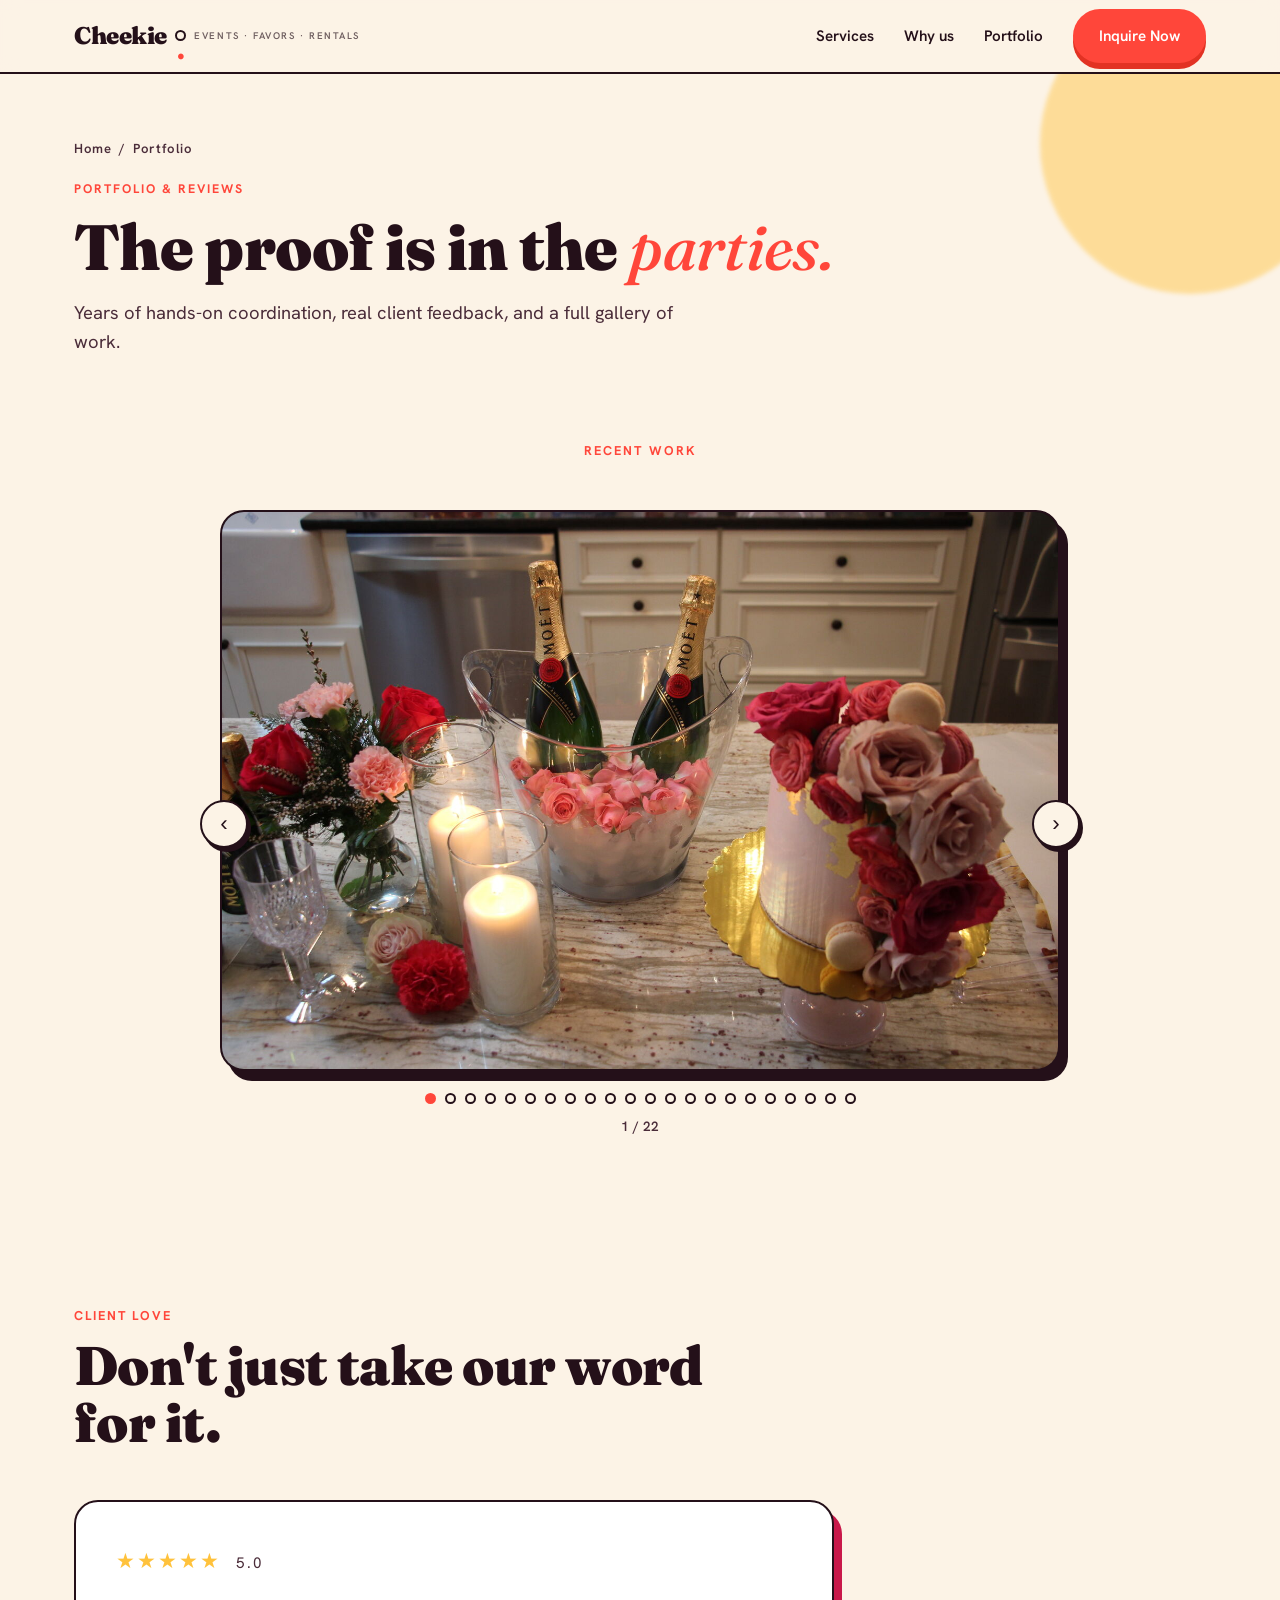
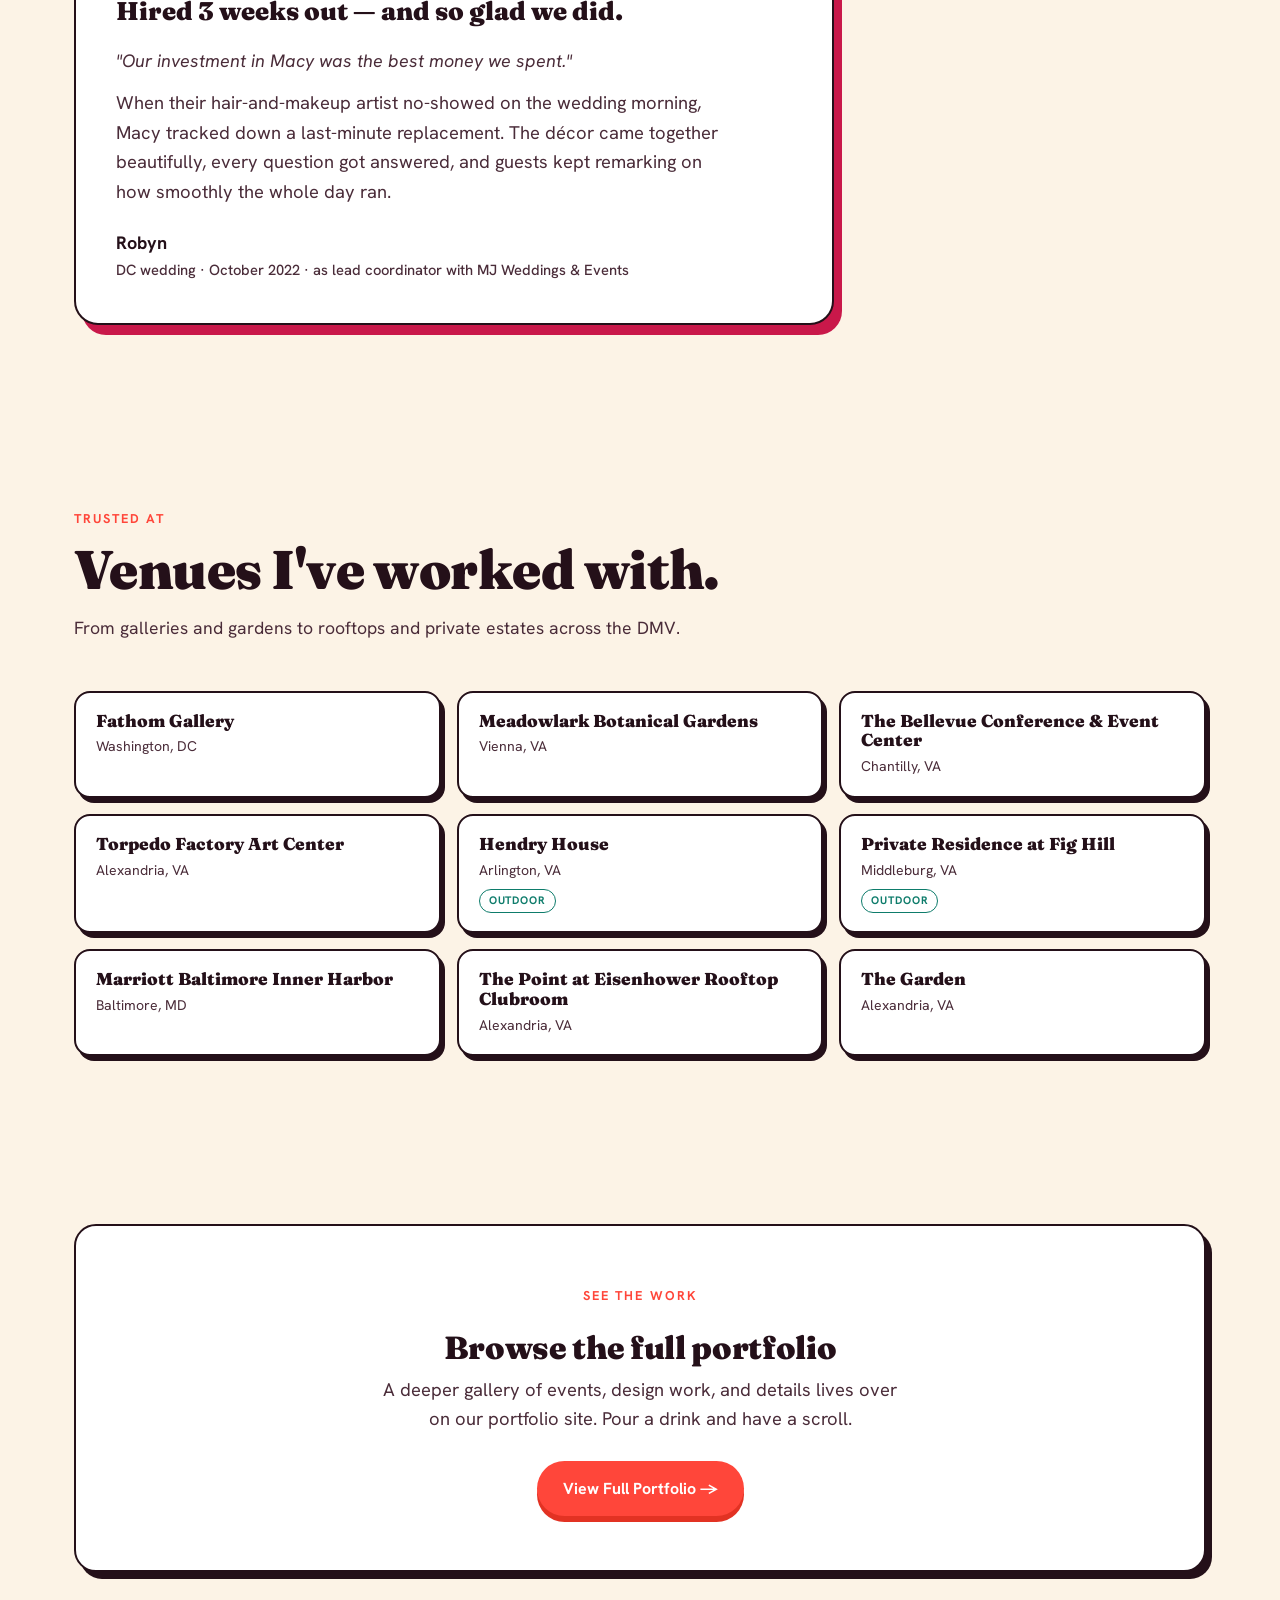
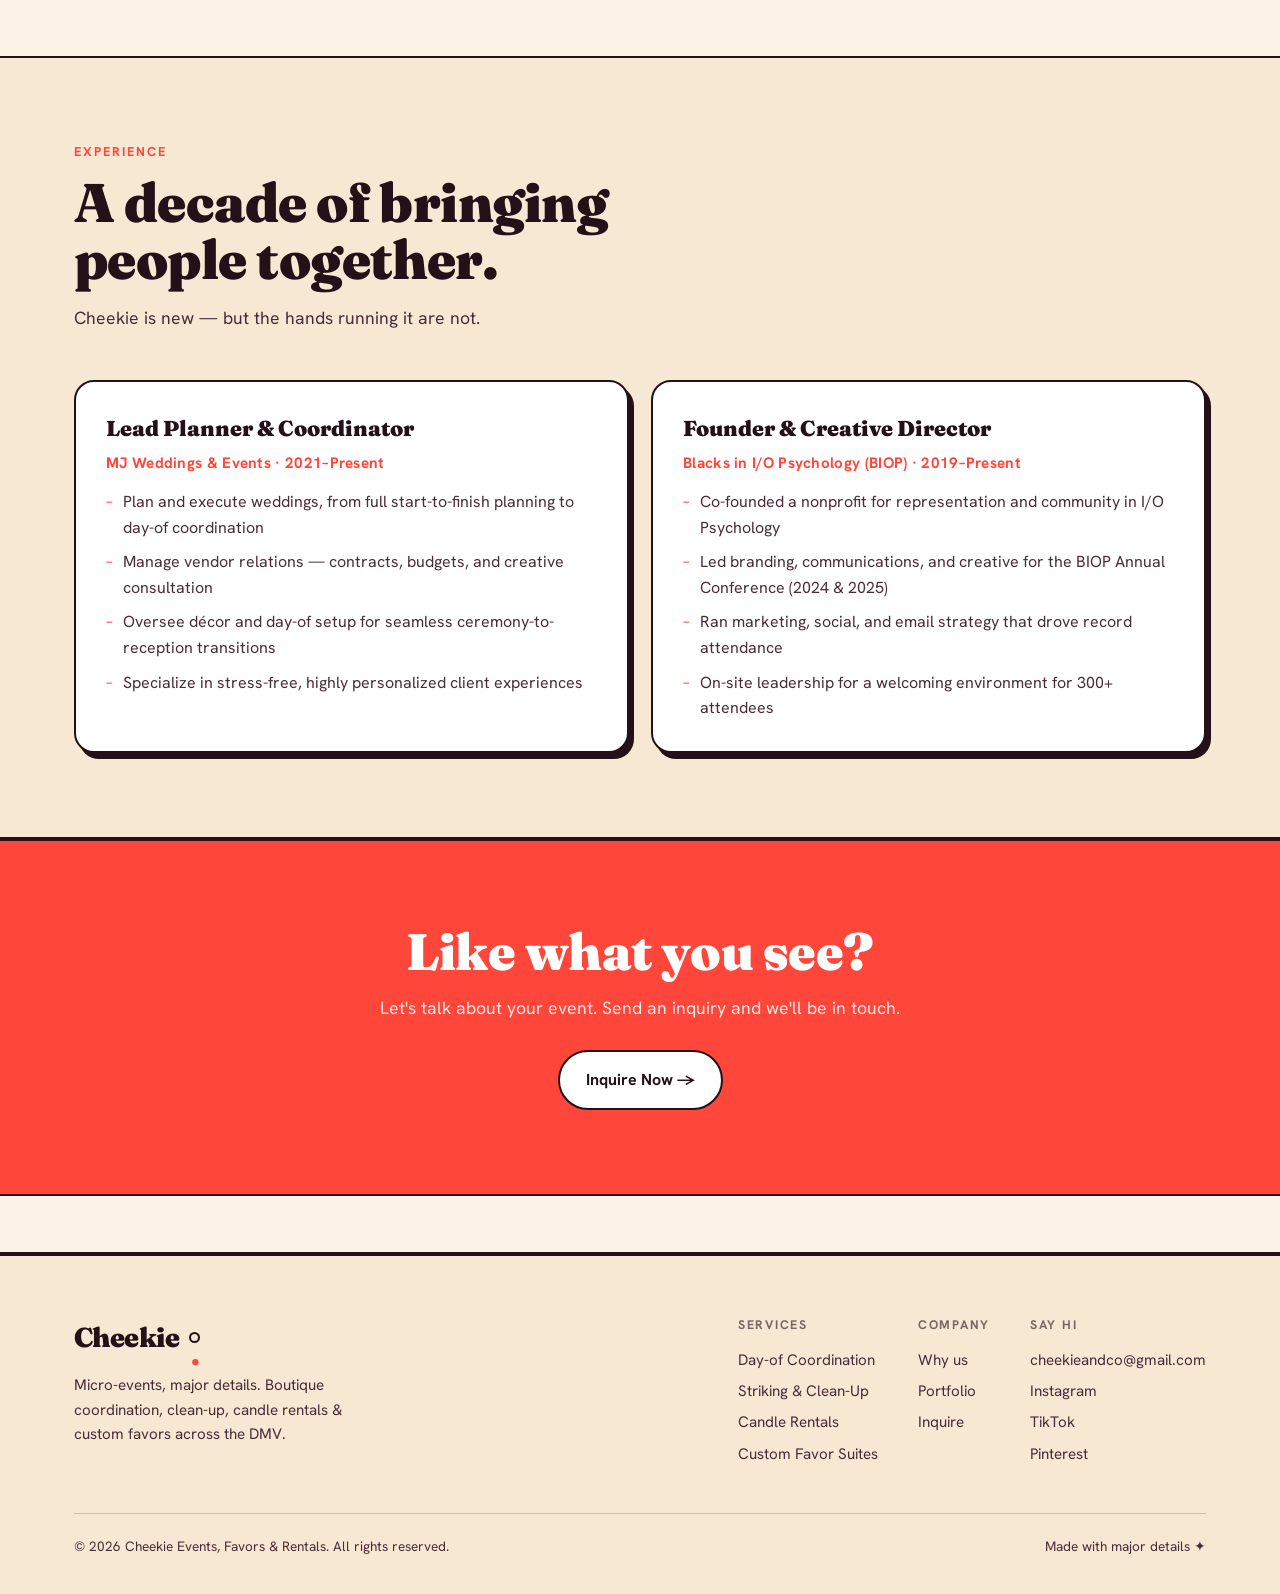
<file: portfolio.html>
<!DOCTYPE html>
<html lang="en">
<head>
<meta charset="UTF-8">
<meta name="viewport" content="width=device-width, initial-scale=1.0">
<title>Portfolio &amp; Reviews | Cheekie Events, Favors &amp; Rentals</title>
<meta name="description" content="See Macy's event coordination experience, client reviews, and full portfolio of work across the DMV.">
<link rel="preconnect" href="https://fonts.googleapis.com">
<link rel="preconnect" href="https://fonts.gstatic.com" crossorigin>
<link href="https://fonts.googleapis.com/css2?family=Fraunces:ital,opsz,wght@0,9..144,400;0,9..144,600;0,9..144,900;1,9..144,500&family=Hanken+Grotesk:wght@400;500;600;700&display=swap" rel="stylesheet">
<link rel="stylesheet" href="styles.css">
</head>
<body>

<header class="nav">
  <div class="wrap nav-inner">
    <a class="logo" href="index.html">Cheekie<span class="dot">.</span><small>Events&nbsp;·&nbsp;Favors&nbsp;·&nbsp;Rentals</small></a>
    <nav class="nav-links" id="navLinks">
      <a href="index.html#services">Services</a>
      <a href="why-us.html">Why us</a>
      <a href="portfolio.html">Portfolio</a>
      <a class="btn btn-primary" href="index.html#inquire">Inquire Now</a>
    </nav>
    <button class="menu-btn" id="menuBtn" aria-label="Toggle menu">☰</button>
  </div>
</header>

<main>
<section class="subhero">
  <div class="blob blob-2" style="top:-80px;right:-60px;left:auto"></div>
  <div class="wrap">
    <div class="breadcrumb"><a href="index.html">Home</a> &nbsp;/&nbsp; Portfolio</div>
    <span class="kicker">Portfolio &amp; reviews</span>
    <h1>The proof is in the <span class="ital wink">parties.</span></h1>
    <p>Years of hands-on coordination, real client feedback, and a full gallery of work.</p>
  </div>

<!-- GALLERY CAROUSEL -->
<section>
  <div class="wrap">
    <div class="sec-head" style="text-align:center;margin-left:auto;margin-right:auto">
      <span class="kicker">Recent Work</span>
    </div>
    <div class="carousel" id="gallery">
      <div class="carousel-frame">
        <div class="carousel-track" id="track">
          <div class="slide"><img src="assets/gallery/work-11.jpg" alt="Champagne tower and floral celebration cake on a candlelit kitchen island" loading="lazy"><div class="cap">Champagne tower &amp; dessert moment</div></div>
          <div class="slide"><img src="assets/gallery/work-03.jpg" alt="Outdoor tented reception table with a lantern-and-rose centerpiece and a Reserved sign" loading="lazy"><div class="cap">Garden-tent tablescape</div></div>
          <div class="slide"><img src="assets/gallery/work-08.jpg" alt="Abundant grazing table with charcuterie, cheeses, fruit, crackers and fresh flowers" loading="lazy"><div class="cap">Grazing table styling</div></div>
          <div class="slide"><img src="assets/gallery/work-12.jpg" alt="Custom moss-and-fresh-flower monogram letters displayed at a milestone celebration" loading="lazy"><div class="cap">Custom floral monogram display</div></div>
          <div class="slide"><img src="assets/gallery/work-07.jpg" alt="Botanical garden reception tablescape with candles, greenery napkins and gold table number" loading="lazy"><div class="cap">Botanical garden reception details</div></div>
          <div class="slide"><img src="assets/gallery/work-10.jpg" alt="Chilled Moët in a rose-petal-filled bucket beside a rose-topped celebration cake" loading="lazy"><div class="cap">Champagne &amp; floral cake</div></div>
          <div class="slide"><img src="assets/gallery/work-13.jpg" alt="Pink and red floral arrangement beside a row of gold glitter guest favor bags" loading="lazy"><div class="cap">Guest favor send-off</div></div>
          <div class="slide"><img src="assets/gallery/work-06.jpg" alt="Intimate dinner tablescape with burgundy napkins and red floral accents against white brick" loading="lazy"><div class="cap">Intimate dinner tablescape</div></div>
          <div class="slide"><img src="assets/gallery/work-05.jpg" alt="Industrial-chic reception place setting with pampas, candles and a printed place card" loading="lazy"><div class="cap">Reception place settings</div></div>
          <div class="slide"><img src="assets/gallery/work-04.jpg" alt="Ballroom full of guests at the BIOP Excellence Awards and Gala" loading="lazy"><div class="cap">BIOP Excellence Awards &amp; Gala</div></div>
          <div class="slide"><img src="assets/gallery/work-02.jpg" alt="Custom favor and details station with a mirror and curated keepsakes" loading="lazy"><div class="cap">Custom favor &amp; details table</div></div>
          <div class="slide"><img src="assets/gallery/work-01.jpg" alt="Beverage bar with champagne on ice, glassware and citrus garnish" loading="lazy"><div class="cap">Bubbly bar &amp; beverage station</div></div>
          <div class="slide"><img src="assets/gallery/work-09.jpg" alt="Close-up of a honey pot and charcuterie on a styled grazing board" loading="lazy"><div class="cap">Charcuterie, up close</div></div>
          <div class="slide"><img src="assets/gallery/work-14.jpg" alt="Floral centerpiece with a framed photo detail on a greenery-draped table" loading="lazy"><div class="cap">Floral centerpiece with photo detail</div></div>
          <div class="slide"><img src="assets/gallery/work-15.jpg" alt="Hand-lettered escort cards arrayed on a sage table runner" loading="lazy"><div class="cap">Escort card display</div></div>
          <div class="slide"><img src="assets/gallery/work-16.jpg" alt="Bride at the top of a grand staircase in an industrial gallery venue" loading="lazy"><div class="cap">Grand staircase entrance</div></div>
          <div class="slide"><img src="assets/gallery/work-17.jpg" alt="Mini champagne bottles, crystal goblets and candles beside a floral cake" loading="lazy"><div class="cap">Champagne bar &amp; cake details</div></div>
          <div class="slide"><img src="assets/gallery/work-18.jpg" alt="Intimate dinner place setting with burgundy napkins against white brick" loading="lazy"><div class="cap">Intimate dinner place setting</div></div>
          <div class="slide"><img src="assets/gallery/work-19.jpg" alt="Seated guests during a ceremony in a bright modern event space" loading="lazy"><div class="cap">Ceremony in full swing</div></div>
          <div class="slide"><img src="assets/gallery/work-20.jpg" alt="Curated gift display styled on a white linen round table" loading="lazy"><div class="cap">Curated gift display</div></div>
          <div class="slide"><img src="assets/gallery/work-21.jpg" alt="Custom His and Hers bar signage with potted-plant centerpieces" loading="lazy"><div class="cap">Custom His &amp; Hers bar signage</div></div>
          <div class="slide"><img src="assets/gallery/work-22.jpg" alt="Butterfly-topped mini bundt cakes on a purple-draped dessert table" loading="lazy"><div class="cap">Butterfly dessert table</div></div>
        </div>
      </div>
      <button class="carousel-btn prev" id="prevBtn" aria-label="Previous photo">‹</button>
      <button class="carousel-btn next" id="nextBtn" aria-label="Next photo">›</button>
      <div class="carousel-dots" id="dots" role="tablist" aria-label="Choose photo"></div>
      <div class="carousel-count"><span id="cur">1</span> / <span id="total">13</span></div>
    </div>
  </div>
</section>

<!-- FEATURED REVIEW -->
<section>
  <div class="wrap">
    <div class="sec-head">
      <span class="kicker">Client love</span>
      <h2>Don't just take our word for it.</h2>
    </div>
    <div class="quote-card">
      <div class="stars">★★★★★ <span style="font-family:'Hanken Grotesk';font-size:.95rem;color:var(--ink-soft);margin-left:8px">5.0</span></div>
      <div class="headline">Hired 3 weeks out — and so glad we did.</div>
      <blockquote>"Our investment in Macy was the best money we spent."</blockquote>
      <p style="color:var(--ink-soft);margin-top:14px">When their hair-and-makeup artist no-showed on the wedding morning, Macy tracked down a last-minute replacement. The décor came together beautifully, every question got answered, and guests kept remarking on how smoothly the whole day ran.</p>
      <div class="cite">Robyn
        <span>DC wedding · October 2022 · as lead coordinator with MJ Weddings &amp; Events</span>
      </div>
    </div>
    <p class="form-note" style="margin-top:16px;max-width:760px"></p>
  </div>
</section>

<!-- VENUES -->
<section>
  <div class="wrap">
    <div class="sec-head">
      <span class="kicker">Trusted at</span>
      <h2>Venues I've worked with.</h2>
      <p>From galleries and gardens to rooftops and private estates across the DMV.</p>
    </div>
    <div class="venue-grid">
      <div class="venue"><div class="vname">Fathom Gallery</div><div class="vloc">Washington, DC</div></div>
      <div class="venue"><div class="vname">Meadowlark Botanical Gardens</div><div class="vloc">Vienna, VA</div></div>
      <div class="venue"><div class="vname">The Bellevue Conference &amp; Event Center</div><div class="vloc">Chantilly, VA</div></div>
      <div class="venue"><div class="vname">Torpedo Factory Art Center</div><div class="vloc">Alexandria, VA</div></div>
      <div class="venue"><div class="vname">Hendry House</div><div class="vloc">Arlington, VA</div><span class="vtag">Outdoor</span></div>
      <div class="venue"><div class="vname">Private Residence at Fig Hill</div><div class="vloc">Middleburg, VA</div><span class="vtag">Outdoor</span></div>
      <div class="venue"><div class="vname">Marriott Baltimore Inner Harbor</div><div class="vloc">Baltimore, MD</div></div>
      <div class="venue"><div class="vname">The Point at Eisenhower Rooftop Clubroom</div><div class="vloc">Alexandria, VA</div></div>
      <div class="venue"><div class="vname">The Garden</div><div class="vloc">Alexandria, VA</div></div>
    </div>
  </div>
</section>

  <!-- FULL PORTFOLIO LINK -->
<section>
  <div class="wrap">
    <div class="panel" style="text-align:center;padding:54px 38px">
      <span class="kicker" style="color:var(--cherry);font-weight:700;font-size:.8rem;letter-spacing:.16em;text-transform:uppercase">See the work</span>
      <h3 style="font-size:2rem;margin:10px 0 12px">Browse the full portfolio</h3>
      <p style="color:var(--ink-soft);max-width:520px;margin:0 auto 26px">A deeper gallery of events, design work, and details lives over on our portfolio site. Pour a drink and have a scroll.</p>
      <a class="btn btn-primary" href="https://macycheeks.my.canva.site/" target="_blank" rel="noopener">View Full Portfolio →</a>
    </div>
  </div>
</section>
  
<!-- EXPERIENCE -->
<section style="background:var(--cream-2);border-top:2px solid var(--ink);border-bottom:2px solid var(--ink)">
  <div class="wrap">
    <div class="sec-head">
      <span class="kicker">Experience</span>
      <h2>A decade of bringing people together.</h2>
      <p>Cheekie is new — but the hands running it are not.</p>
    </div>
    <div class="exp">
      <div class="exp-item">
        <div class="role">Lead Planner &amp; Coordinator</div>
        <div class="org">MJ Weddings &amp; Events · 2021–Present</div>
        <ul>
          <li>Plan and execute weddings, from full start-to-finish planning to day-of coordination</li>
          <li>Manage vendor relations — contracts, budgets, and creative consultation</li>
          <li>Oversee décor and day-of setup for seamless ceremony-to-reception transitions</li>
          <li>Specialize in stress-free, highly personalized client experiences</li>
        </ul>
      </div>
      <div class="exp-item">
        <div class="role">Founder &amp; Creative Director</div>
        <div class="org">Blacks in I/O Psychology (BIOP) · 2019–Present</div>
        <ul>
          <li>Co-founded a nonprofit for representation and community in I/O Psychology</li>
          <li>Led branding, communications, and creative for the BIOP Annual Conference (2024 &amp; 2025)</li>
          <li>Ran marketing, social, and email strategy that drove record attendance</li>
          <li>On-site leadership for a welcoming environment for 300+ attendees</li>
        </ul>
      </div>
    </div>

 
</section>


<!-- CTA -->
<section class="cta-band">
  <div class="wrap">
    <h2>Like what you see?</h2>
    <p>Let's talk about your event. Send an inquiry and we'll be in touch.</p>
    <a class="btn btn-light" href="index.html#inquire">Inquire Now →</a>
  </div>
</section>
</main>

<footer>
  <div class="wrap">
    <div class="foot-grid">
      <div style="max-width:300px">
        <a class="logo" href="index.html">Cheekie<span class="dot">.</span></a>
        <p style="margin-top:14px;color:var(--ink-soft);font-size:.95rem">Micro-events, major details. Boutique coordination, clean-up, candle rentals &amp; custom favors across the DMV.</p>
      </div>
      <div class="foot-links">
        <div class="foot-col">
          <h4>Services</h4>
          <a href="coordination.html">Day-of Coordination</a>
          <a href="striking.html">Striking &amp; Clean-Up</a>
          <a href="candles.html">Candle Rentals</a>
          <a href="favors.html">Custom Favor Suites</a>
        </div>
        <div class="foot-col">
          <h4>Company</h4>
          <a href="why-us.html">Why us</a>
          <a href="portfolio.html">Portfolio</a>
          <a href="index.html#inquire">Inquire</a>
        </div>
        <div class="foot-col">
          <h4>Say hi</h4>
          <a href="mailto:cheekieandco@gmail.com">cheekieandco@gmail.com</a>
          <a href="#">Instagram</a>
          <a href="#">TikTok</a>
          <a href="#">Pinterest</a>
        </div>
      </div>
    </div>
    <div class="foot-bottom">
      <span>© <span id="year"></span> Cheekie Events, Favors &amp; Rentals. All rights reserved.</span>
      <span>Made with major details ✦</span>
    </div>
  </div>
</footer>

<script>
  document.getElementById('year').textContent = new Date().getFullYear();
  const menuBtn=document.getElementById('menuBtn'),navLinks=document.getElementById('navLinks');
  menuBtn.addEventListener('click',()=>navLinks.classList.toggle('open'));

  // ---------- gallery carousel ----------
  (function(){
    const track=document.getElementById('track');
    if(!track) return;
    const slides=Array.from(track.children);
    const dotsWrap=document.getElementById('dots');
    const curEl=document.getElementById('cur');
    const total=slides.length;
    let i=0;
    const reduce=window.matchMedia('(prefers-reduced-motion: reduce)').matches;

    document.getElementById('total').textContent=total;
    slides.forEach((_,n)=>{
      const d=document.createElement('button');
      d.className='dot'+(n===0?' active':'');
      d.setAttribute('role','tab');
      d.setAttribute('aria-label','Photo '+(n+1));
      d.addEventListener('click',()=>{go(n);restart();});
      dotsWrap.appendChild(d);
    });
    const dots=Array.from(dotsWrap.children);

    function go(n){
      i=(n+total)%total;
      track.style.transform='translateX(-'+(i*100)+'%)';
      dots.forEach((d,k)=>d.classList.toggle('active',k===i));
      curEl.textContent=i+1;
    }
    const next=()=>go(i+1), prev=()=>go(i-1);
    document.getElementById('nextBtn').addEventListener('click',()=>{next();restart();});
    document.getElementById('prevBtn').addEventListener('click',()=>{prev();restart();});

    // autoplay (skipped if user prefers reduced motion)
    let timer=null;
    function start(){ if(reduce) return; timer=setInterval(next,5000); }
    function stop(){ if(timer){clearInterval(timer);timer=null;} }
    function restart(){ stop(); start(); }
    const car=document.getElementById('gallery');
    car.addEventListener('mouseenter',stop);
    car.addEventListener('mouseleave',start);

    // keyboard
    car.setAttribute('tabindex','0');
    car.addEventListener('keydown',e=>{
      if(e.key==='ArrowRight'){next();restart();}
      if(e.key==='ArrowLeft'){prev();restart();}
    });

    // touch swipe
    let x0=null;
    track.addEventListener('touchstart',e=>{x0=e.touches[0].clientX;stop();},{passive:true});
    track.addEventListener('touchend',e=>{
      if(x0===null) return;
      const dx=e.changedTouches[0].clientX-x0;
      if(Math.abs(dx)>40){ dx<0?next():prev(); }
      x0=null; start();
    });

    start();
  })();
</script>
</body>
</html>
</file>
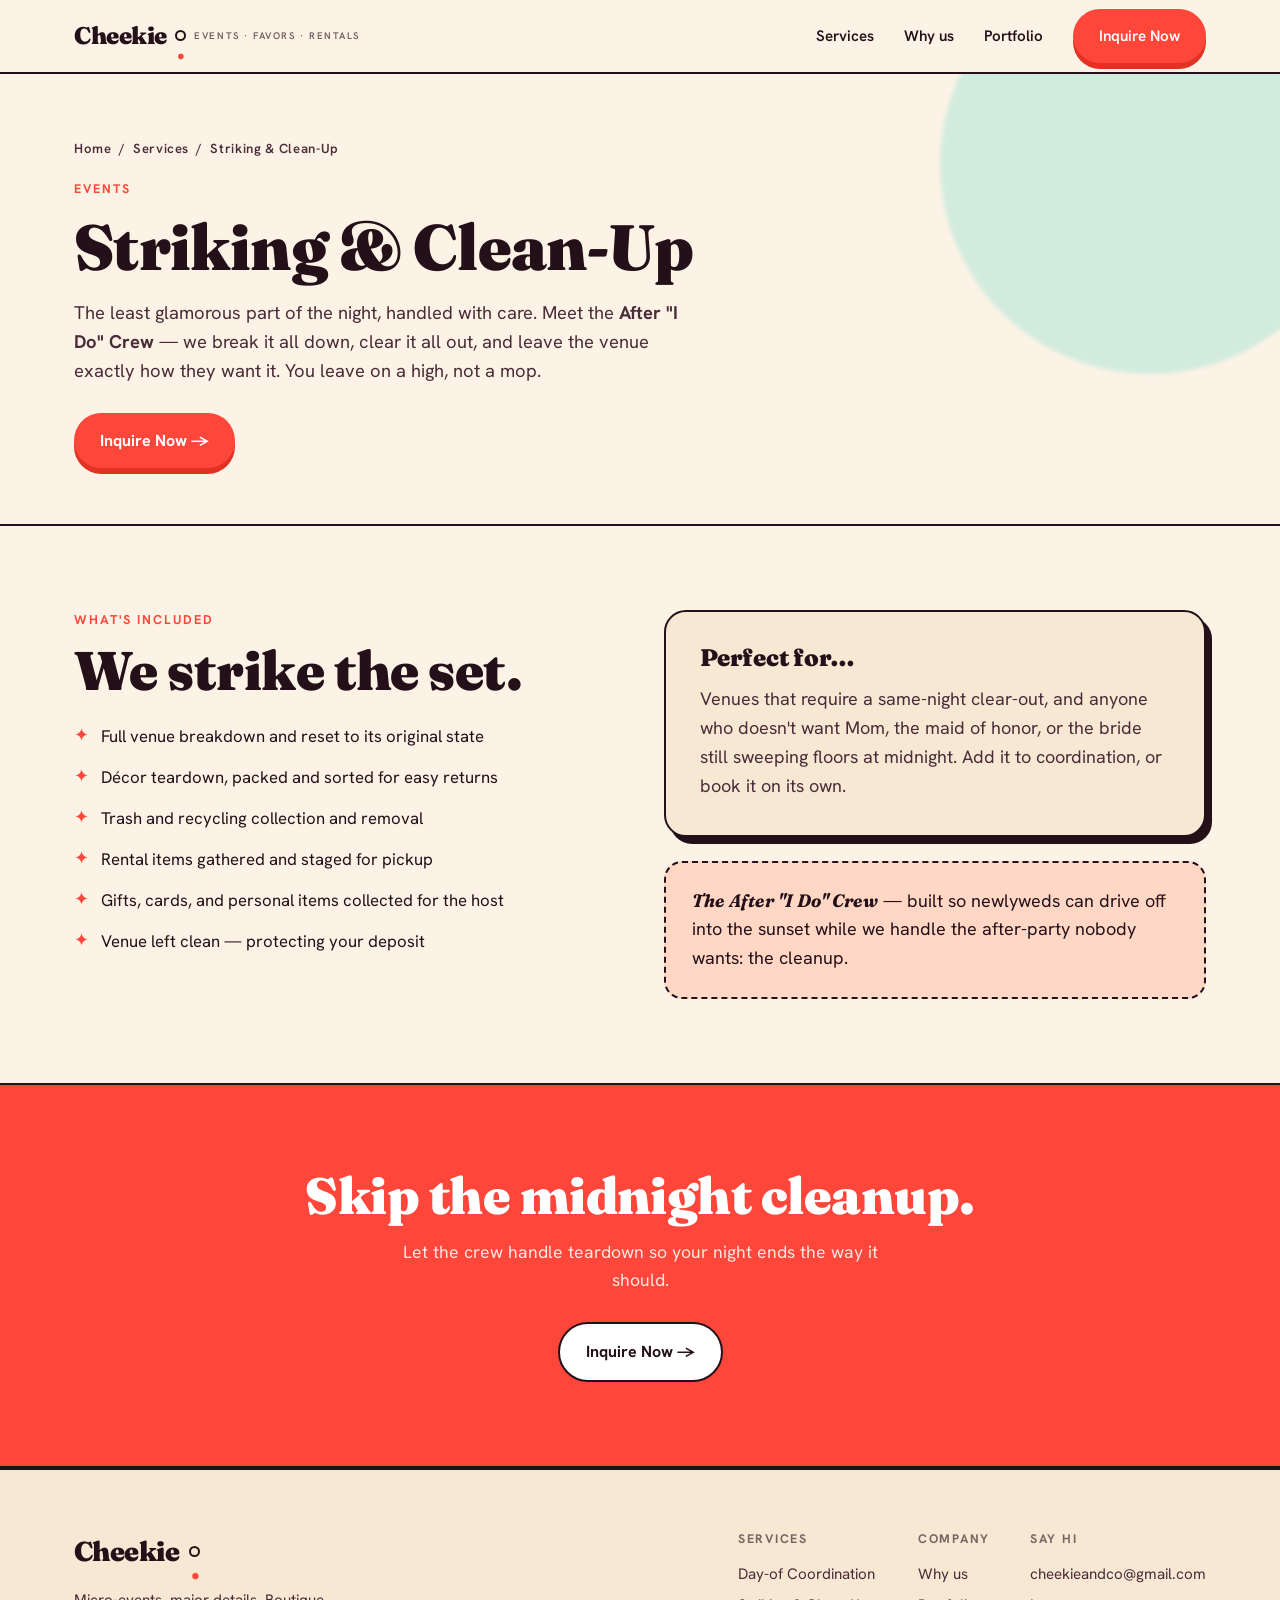
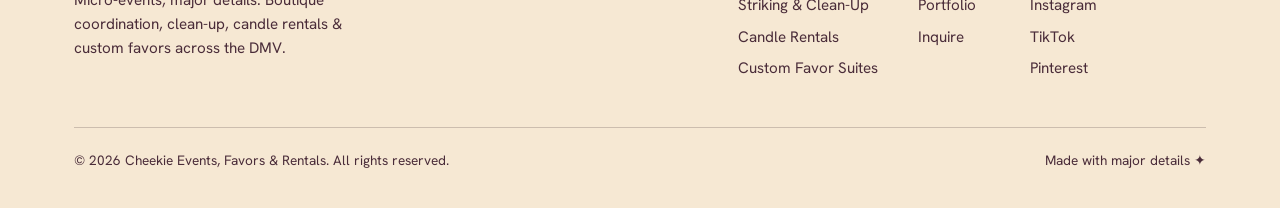
<file: striking.html>
<!DOCTYPE html>
<html lang="en">
<head>
<meta charset="UTF-8">
<meta name="viewport" content="width=device-width, initial-scale=1.0">
<title>Striking &amp; Clean-Up — The After "I Do" Crew | Cheekie Events, Favors &amp; Rentals</title>
<meta name="description" content="Event striking and clean-up across the DMV. Our After 'I Do' Crew handles end-of-night teardown, trash, and venue reset so you don't have to.">
<link rel="preconnect" href="https://fonts.googleapis.com">
<link rel="preconnect" href="https://fonts.gstatic.com" crossorigin>
<link href="https://fonts.googleapis.com/css2?family=Fraunces:ital,opsz,wght@0,9..144,400;0,9..144,600;0,9..144,900;1,9..144,500&family=Hanken+Grotesk:wght@400;500;600;700&display=swap" rel="stylesheet">
<link rel="stylesheet" href="styles.css">
</head>
<body>

<header class="nav">
  <div class="wrap nav-inner">
    <a class="logo" href="index.html">Cheekie<span class="dot">.</span><small>Events&nbsp;·&nbsp;Favors&nbsp;·&nbsp;Rentals</small></a>
    <nav class="nav-links" id="navLinks">
      <a href="index.html#services">Services</a>
      <a href="why-us.html">Why us</a>
      <a href="portfolio.html">Portfolio</a>
      <a class="btn btn-primary" href="index.html#inquire">Inquire Now</a>
    </nav>
    <button class="menu-btn" id="menuBtn" aria-label="Toggle menu">☰</button>
  </div>
</header>

<main>
<section class="subhero">
  <div class="blob blob-1" style="background:#9fe3d4"></div>
  <div class="wrap">
    <div class="breadcrumb"><a href="index.html">Home</a> &nbsp;/&nbsp; <a href="index.html#services">Services</a> &nbsp;/&nbsp; Striking &amp; Clean-Up</div>
    <span class="kicker">Events</span>
    <h1>Striking &amp; Clean-Up</h1>
    <p>The least glamorous part of the night, handled with care. Meet the <strong>After "I Do" Crew</strong> — we break it all down, clear it all out, and leave the venue exactly how they want it. You leave on a high, not a mop.</p>
    <a class="btn btn-primary" href="index.html#inquire" style="margin-top:26px">Inquire Now →</a>
  </div>
</section>

<section>
  <div class="wrap">
    <div class="split">
      <div>
        <div class="sec-head" style="margin-bottom:24px"><span class="kicker">What's included</span><h2>We strike the set.</h2></div>
        <ul class="includes">
          <li>Full venue breakdown and reset to its original state</li>
          <li>Décor teardown, packed and sorted for easy returns</li>
          <li>Trash and recycling collection and removal</li>
          <li>Rental items gathered and staged for pickup</li>
          <li>Gifts, cards, and personal items collected for the host</li>
          <li>Venue left clean — protecting your deposit</li>
        </ul>
      </div>
      <div>
        <div class="panel tint">
          <h3>Perfect for…</h3>
          <p style="color:var(--ink-soft)">Venues that require a same-night clear-out, and anyone who doesn't want Mom, the maid of honor, or the bride still sweeping floors at midnight. Add it to coordination, or book it on its own.</p>
        </div>
        <div class="callout">
          <strong>The After "I Do" Crew</strong> — built so newlyweds can drive off into the sunset while we handle the after-party nobody wants: the cleanup.
        </div>
      </div>
    </div>
  </div>
</section>

<section class="cta-band">
  <div class="wrap">
    <h2>Skip the midnight cleanup.</h2>
    <p>Let the crew handle teardown so your night ends the way it should.</p>
    <a class="btn btn-light" href="index.html#inquire">Inquire Now →</a>
  </div>
</section>
</main>

<footer>
  <div class="wrap">
    <div class="foot-grid">
      <div style="max-width:300px">
        <a class="logo" href="index.html">Cheekie<span class="dot">.</span></a>
        <p style="margin-top:14px;color:var(--ink-soft);font-size:.95rem">Micro-events, major details. Boutique coordination, clean-up, candle rentals &amp; custom favors across the DMV.</p>
      </div>
      <div class="foot-links">
        <div class="foot-col"><h4>Services</h4>
          <a href="coordination.html">Day-of Coordination</a>
          <a href="striking.html">Striking &amp; Clean-Up</a>
          <a href="candles.html">Candle Rentals</a>
          <a href="favors.html">Custom Favor Suites</a>
        </div>
        <div class="foot-col"><h4>Company</h4>
          <a href="why-us.html">Why us</a>
          <a href="portfolio.html">Portfolio</a>
          <a href="index.html#inquire">Inquire</a>
        </div>
        <div class="foot-col"><h4>Say hi</h4>
          <a href="mailto:cheekieandco@gmail.com">cheekieandco@gmail.com</a>
          <a href="#">Instagram</a><a href="#">TikTok</a><a href="#">Pinterest</a>
        </div>
      </div>
    </div>
    <div class="foot-bottom">
      <span>© <span id="year"></span> Cheekie Events, Favors &amp; Rentals. All rights reserved.</span>
      <span>Made with major details ✦</span>
    </div>
  </div>
</footer>
<script>document.getElementById('year').textContent=new Date().getFullYear();const m=document.getElementById('menuBtn'),n=document.getElementById('navLinks');m.addEventListener('click',()=>n.classList.toggle('open'));</script>
</body>
</html>
</file>
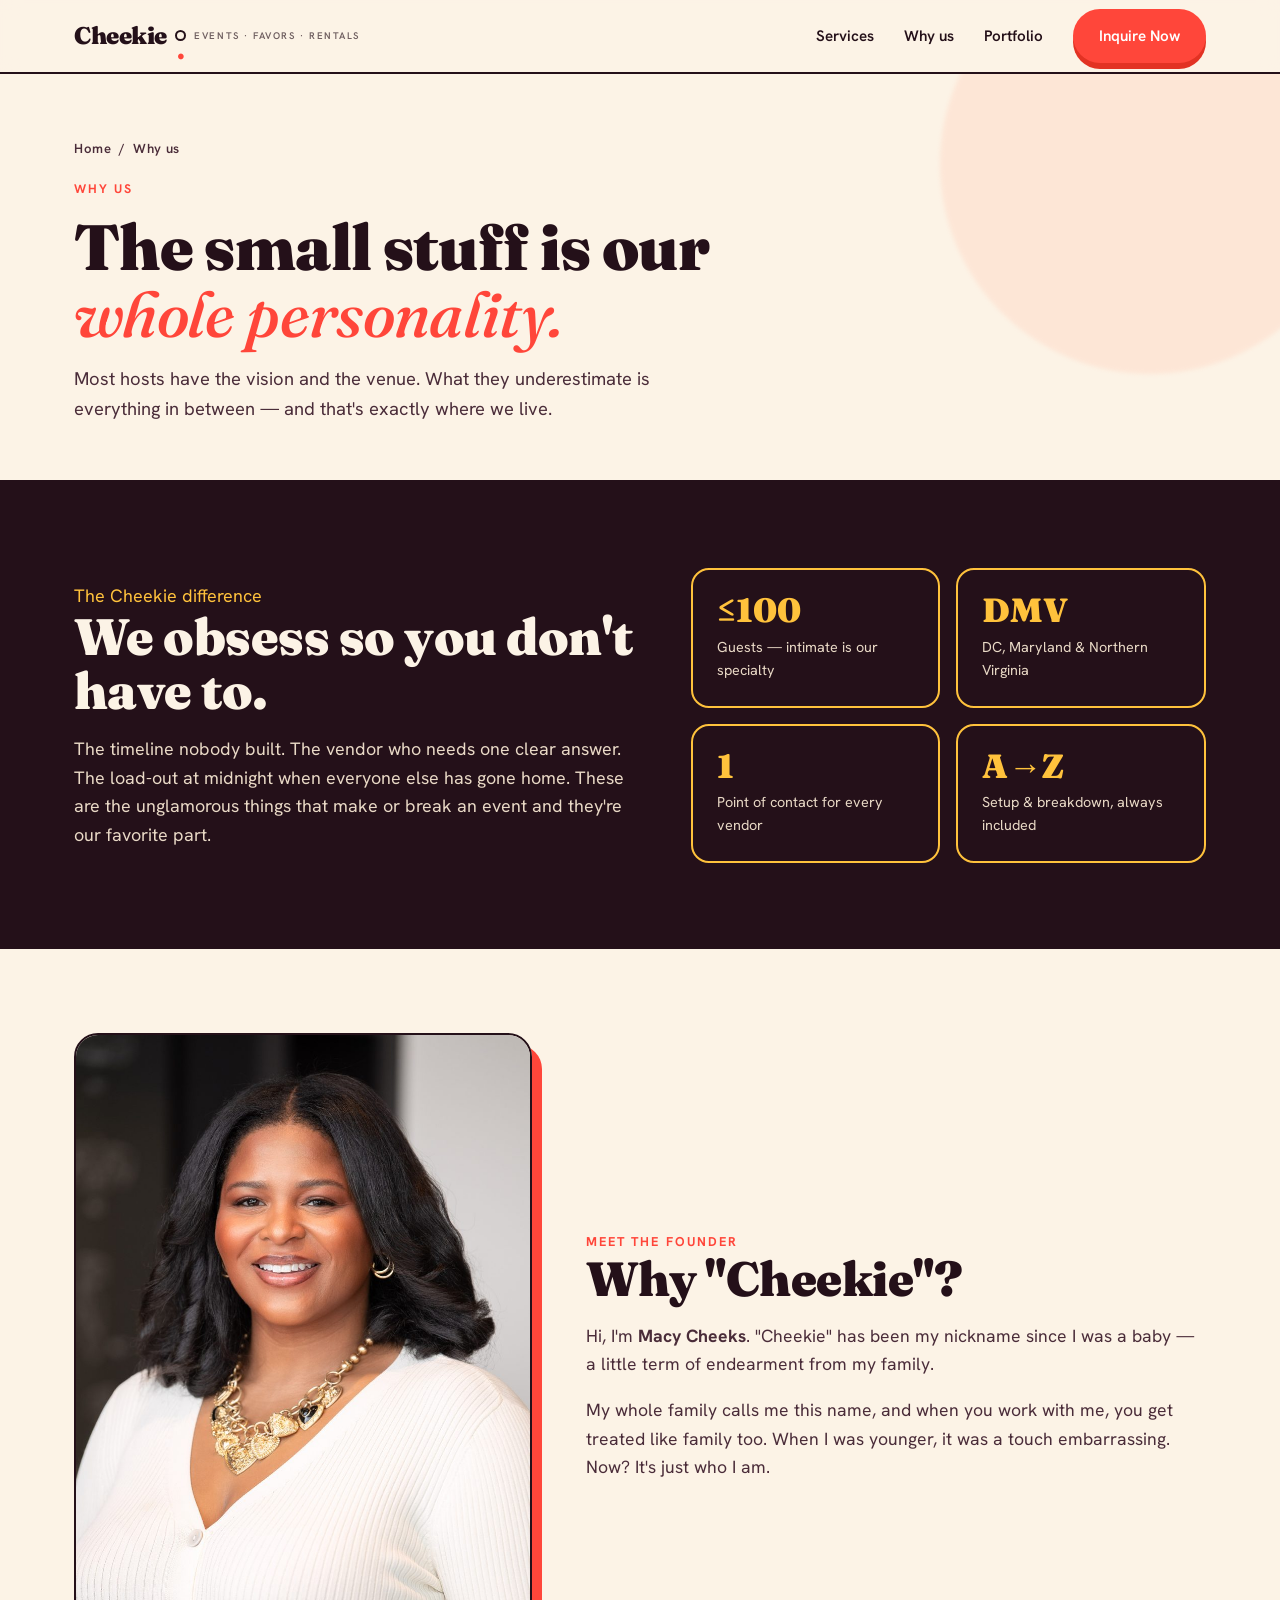
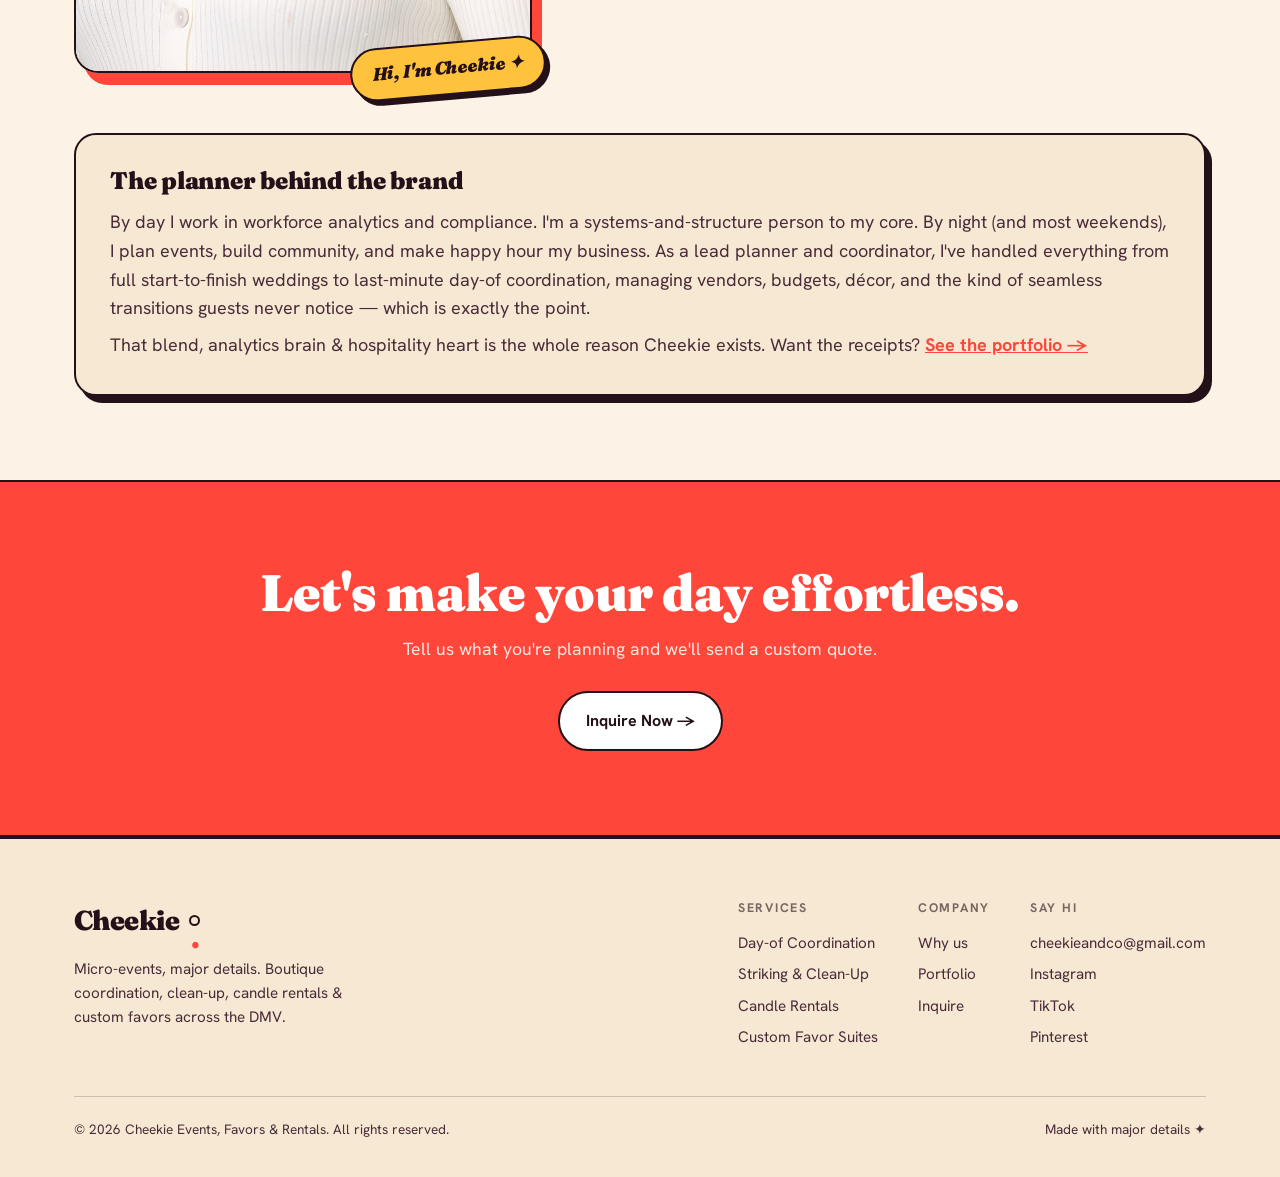
<file: why-us.html>
<!DOCTYPE html>
<html lang="en">
<head>
<meta charset="UTF-8">
<meta name="viewport" content="width=device-width, initial-scale=1.0">
<title>Why Cheekie — Meet Macy | Cheekie Events, Favors &amp; Rentals</title>
<meta name="description" content="Why 'Cheekie'? Meet Macy Cheeks — the planner behind the brand. Boutique micro-event logistics across DC, Maryland, and Northern Virginia.">
<link rel="preconnect" href="https://fonts.googleapis.com">
<link rel="preconnect" href="https://fonts.gstatic.com" crossorigin>
<link href="https://fonts.googleapis.com/css2?family=Fraunces:ital,opsz,wght@0,9..144,400;0,9..144,600;0,9..144,900;1,9..144,500&family=Hanken+Grotesk:wght@400;500;600;700&display=swap" rel="stylesheet">
<link rel="stylesheet" href="styles.css">
</head>
<body>

<header class="nav">
  <div class="wrap nav-inner">
    <a class="logo" href="index.html">Cheekie<span class="dot">.</span><small>Events&nbsp;·&nbsp;Favors&nbsp;·&nbsp;Rentals</small></a>
    <nav class="nav-links" id="navLinks">
      <a href="index.html#services">Services</a>
      <a href="why-us.html">Why us</a>
      <a href="portfolio.html">Portfolio</a>
      <a class="btn btn-primary" href="index.html#inquire">Inquire Now</a>
    </nav>
    <button class="menu-btn" id="menuBtn" aria-label="Toggle menu">☰</button>
  </div>
</header>

<main>
<section class="subhero">
  <div class="blob blob-1"></div>
  <div class="wrap">
    <div class="breadcrumb"><a href="index.html">Home</a> &nbsp;/&nbsp; Why us</div>
    <span class="kicker">Why us</span>
    <h1>The small stuff is our<br><span class="ital wink">whole personality.</span></h1>
    <p>Most hosts have the vision and the venue. What they underestimate is everything in between — and that's exactly where we live.</p>
  </div>
</section>

<!-- THE PHILOSOPHY -->
<section class="dark">
  <div class="wrap">
    <div class="why-grid">
      <div>
        <span class="kicker">The Cheekie difference</span>
        <h2>We obsess so you don't have to.</h2>
        <p>The timeline nobody built. The vendor who needs one clear answer. The load-out at midnight when everyone else has gone home. These are the unglamorous things that make or break an event and they're our favorite part.</p>
      </div>
      <div class="why-stats">
        <div class="stat"><div class="big">≤100</div><div class="lbl">Guests — intimate is our specialty</div></div>
        <div class="stat"><div class="big">DMV</div><div class="lbl">DC, Maryland &amp; Northern Virginia</div></div>
        <div class="stat"><div class="big">1</div><div class="lbl">Point of contact for every vendor</div></div>
        <div class="stat"><div class="big">A→Z</div><div class="lbl">Setup &amp; breakdown, always included</div></div>
      </div>
    </div>
  </div>
</section>

<!-- ABOUT MACY -->
<section>
  <div class="wrap">
    <div class="about-grid">
      <div class="about-photo">
        <img src="assets/macy.jpg" alt="Macy Cheeks, founder of Cheekie Events, Favors &amp; Rentals">
        <span class="badge">Hi, I'm Cheekie ✦</span>
      </div>
      <div class="about-text">
        <span class="kicker" style="color:var(--cherry);font-weight:700;font-size:.8rem;letter-spacing:.16em;text-transform:uppercase">Meet the founder</span>
        <h2>Why "Cheekie"?</h2>
        <p>Hi, I'm <strong>Macy Cheeks</strong>. "Cheekie" has been my nickname since I was a baby — a little term of endearment from my family.</p>
        <p>My whole family calls me this name, and when you work with me, you get treated like family too. When I was younger, it was a touch embarrassing. Now? It's just who I am.</p>
      </div>
    </div>

    <!-- founder bio strip -->
    <div class="panel tint" style="margin-top:60px">
      <h3>The planner behind the brand</h3>
      <p style="color:var(--ink-soft);margin-bottom:8px">By day I work in workforce analytics and compliance. I'm a systems-and-structure person to my core. By night (and most weekends), I plan events, build community, and make happy hour my business. As a lead planner and coordinator, I've handled everything from full start-to-finish weddings to last-minute day-of coordination, managing vendors, budgets, décor, and the kind of seamless transitions guests never notice — which is exactly the point.</p>
      <p style="color:var(--ink-soft)">That blend, analytics brain & hospitality heart is the whole reason Cheekie exists. Want the receipts? <a href="portfolio.html" style="color:var(--cherry);font-weight:700">See the portfolio →</a></p>
    </div>
  </div>
</section>

<!-- CTA -->
<section class="cta-band">
  <div class="wrap">
    <h2>Let's make your day effortless.</h2>
    <p>Tell us what you're planning and we'll send a custom quote.</p>
    <a class="btn btn-light" href="index.html#inquire">Inquire Now →</a>
  </div>
</section>
</main>

<footer>
  <div class="wrap">
    <div class="foot-grid">
      <div style="max-width:300px">
        <a class="logo" href="index.html">Cheekie<span class="dot">.</span></a>
        <p style="margin-top:14px;color:var(--ink-soft);font-size:.95rem">Micro-events, major details. Boutique coordination, clean-up, candle rentals &amp; custom favors across the DMV.</p>
      </div>
      <div class="foot-links">
        <div class="foot-col">
          <h4>Services</h4>
          <a href="coordination.html">Day-of Coordination</a>
          <a href="striking.html">Striking &amp; Clean-Up</a>
          <a href="candles.html">Candle Rentals</a>
          <a href="favors.html">Custom Favor Suites</a>
        </div>
        <div class="foot-col">
          <h4>Company</h4>
          <a href="why-us.html">Why us</a>
          <a href="portfolio.html">Portfolio</a>
          <a href="index.html#inquire">Inquire</a>
        </div>
        <div class="foot-col">
          <h4>Say hi</h4>
          <a href="mailto:cheekieandco@gmail.com">cheekieandco@gmail.com</a>
          <a href="#">Instagram</a>
          <a href="#">TikTok</a>
          <a href="#">Pinterest</a>
        </div>
      </div>
    </div>
    <div class="foot-bottom">
      <span>© <span id="year"></span> Cheekie Events, Favors &amp; Rentals. All rights reserved.</span>
      <span>Made with major details ✦</span>
    </div>
  </div>
</footer>

<script>
  document.getElementById('year').textContent = new Date().getFullYear();
  const menuBtn=document.getElementById('menuBtn'),navLinks=document.getElementById('navLinks');
  menuBtn.addEventListener('click',()=>navLinks.classList.toggle('open'));
</script>
</body>
</html>
</file>
<file: styles.css>
/* ============================================================
   Cheekie Events, Favors & Rentals — shared stylesheet
   ============================================================ */
:root{
  --cream:#FCF3E6;
  --cream-2:#F6E8D3;
  --ink:#241019;
  --ink-soft:#4a2c39;
  --cherry:#FF463A;
  --cherry-deep:#E23223;
  --berry:#C9184A;
  --teal:#0E7C6B;
  --butter:#FFC23C;
  --blush:#FFD7C4;
  --plum:#8E3B66;
  --shadow:rgba(36,16,25,.16);
  --maxw:1180px;
}
*{box-sizing:border-box;margin:0;padding:0}
html{scroll-behavior:smooth}
body{
  background:var(--cream);
  color:var(--ink);
  font-family:'Hanken Grotesk',sans-serif;
  font-size:18px;line-height:1.6;
  -webkit-font-smoothing:antialiased;
  overflow-x:hidden;
}
h1,h2,h3,.display{font-family:'Fraunces',serif;line-height:1.04;letter-spacing:-.01em}
a{color:inherit}
img{max-width:100%;display:block}
.wrap{max-width:var(--maxw);margin:0 auto;padding:0 24px}
.ital{font-style:italic;font-weight:500}
.wink{color:var(--cherry)}

/* ---------- buttons ---------- */
.btn{
  display:inline-flex;align-items:center;gap:.5em;
  font-family:'Hanken Grotesk';font-weight:700;font-size:1rem;
  text-decoration:none;cursor:pointer;border:none;
  padding:15px 26px;border-radius:999px;
  transition:transform .15s ease, box-shadow .15s ease;
}
.btn-primary{background:var(--cherry);color:#fff;box-shadow:0 6px 0 var(--cherry-deep)}
.btn-primary:hover{transform:translateY(-2px);box-shadow:0 8px 0 var(--cherry-deep)}
.btn-primary:active{transform:translateY(4px);box-shadow:0 2px 0 var(--cherry-deep)}
.btn-ghost{background:transparent;color:var(--ink);border:2px solid var(--ink);padding:13px 24px}
.btn-ghost:hover{background:var(--ink);color:var(--cream)}
.btn-light{background:#fff;color:var(--ink);border:2px solid var(--ink)}
.btn-light:hover{background:var(--butter)}

/* ---------- nav ---------- */
header.nav{
  position:sticky;top:0;z-index:50;
  background:rgba(252,243,230,.86);backdrop-filter:blur(10px);
  border-bottom:2px solid var(--ink);
}
.nav-inner{display:flex;align-items:center;justify-content:space-between;height:72px}
.logo{font-family:'Fraunces';font-weight:900;font-size:1.5rem;letter-spacing:-.02em;text-decoration:none;display:flex;align-items:center;gap:.35em}
.logo .dot{color:var(--cherry)}
.logo small{font-family:'Hanken Grotesk';font-weight:600;font-size:.6rem;letter-spacing:.16em;text-transform:uppercase;opacity:.65;display:block;line-height:1}
.nav-links{display:flex;align-items:center;gap:30px}
.nav-links a{font-weight:600;font-size:.95rem;text-decoration:none;position:relative}
.nav-links a:not(.btn)::after{content:"";position:absolute;left:0;bottom:-4px;width:0;height:2px;background:var(--cherry);transition:width .2s}
.nav-links a:not(.btn):hover::after{width:100%}
.menu-btn{display:none;background:none;border:none;cursor:pointer;font-size:1.6rem;color:var(--ink)}
@media(max-width:880px){
  .nav-links{position:fixed;inset:72px 0 auto 0;flex-direction:column;background:var(--cream);border-bottom:2px solid var(--ink);padding:24px;gap:20px;display:none}
  .nav-links.open{display:flex}
  .menu-btn{display:block}
}

/* ---------- marquee ---------- */
.marquee{background:var(--ink);color:var(--cream);overflow:hidden;border-bottom:2px solid var(--ink);padding:11px 0}
.marquee-track{display:flex;white-space:nowrap;gap:40px;animation:scroll 26s linear infinite;font-family:'Fraunces';font-style:italic;font-weight:500;font-size:1.05rem}
.marquee-track span{display:inline-flex;align-items:center;gap:40px}
.marquee .star{color:var(--butter)}
@keyframes scroll{to{transform:translateX(-50%)}}
@media(prefers-reduced-motion:reduce){.marquee-track{animation:none}}

/* ---------- hero ---------- */
.hero{position:relative;padding:80px 0 90px;overflow:hidden}
.hero .blob{position:absolute;border-radius:50%;filter:blur(2px);opacity:.5;z-index:0}
.blob-1{width:420px;height:420px;background:var(--blush);top:-120px;right:-80px}
.blob-2{width:300px;height:300px;background:var(--butter);bottom:-110px;left:-90px;opacity:.4}
.hero-inner{position:relative;z-index:1;max-width:900px}
.eyebrow{display:inline-block;font-weight:700;font-size:.78rem;letter-spacing:.16em;text-transform:uppercase;background:var(--ink);color:var(--cream);padding:7px 16px;border-radius:999px;margin-bottom:26px}
.hero h1{font-size:clamp(2.8rem,7.5vw,5.4rem);font-weight:900}
.hero h1 .ital{color:var(--cherry)}
.hero p.lead{font-size:clamp(1.1rem,2.2vw,1.4rem);max-width:600px;margin:26px 0 34px;color:var(--ink-soft)}
.hero-cta{display:flex;gap:14px;flex-wrap:wrap}
.hero-badges{display:flex;flex-wrap:wrap;gap:10px;margin-top:42px}
.pill{font-weight:600;font-size:.85rem;background:#fff;border:2px solid var(--ink);border-radius:999px;padding:8px 16px}
.sticker{position:absolute;z-index:2;font-family:'Fraunces';font-weight:900;background:var(--butter);color:var(--ink);border:2px solid var(--ink);border-radius:50%;width:128px;height:128px;display:flex;align-items:center;justify-content:center;text-align:center;font-size:.95rem;line-height:1.05;padding:14px;transform:rotate(11deg);box-shadow:5px 6px 0 var(--ink);top:90px;right:30px}
@media(max-width:900px){.sticker{display:none}}

/* ---------- sub-page hero ---------- */
.subhero{position:relative;padding:64px 0 56px;border-bottom:2px solid var(--ink);overflow:hidden}
.subhero .blob{position:absolute;border-radius:50%;opacity:.45;z-index:0;filter:blur(2px)}
.breadcrumb{font-weight:600;font-size:.82rem;letter-spacing:.05em;color:var(--ink-soft);margin-bottom:14px;position:relative;z-index:1}
.breadcrumb a{text-decoration:none}.breadcrumb a:hover{color:var(--cherry)}
.subhero h1{font-size:clamp(2.4rem,6vw,4rem);font-weight:900;position:relative;z-index:1;max-width:820px}
.subhero p{position:relative;z-index:1;max-width:620px;margin-top:18px;font-size:1.15rem;color:var(--ink-soft)}
.subhero .kicker{display:inline-block;font-weight:700;font-size:.78rem;letter-spacing:.16em;text-transform:uppercase;color:var(--cherry);margin-bottom:14px;position:relative;z-index:1}

/* ---------- section base ---------- */
section{padding:84px 0}
.sec-head{margin-bottom:48px;max-width:680px}
.sec-head .kicker{font-weight:700;font-size:.8rem;letter-spacing:.16em;text-transform:uppercase;color:var(--cherry);display:block;margin-bottom:12px}
.sec-head h2{font-size:clamp(2rem,4.5vw,3.4rem);font-weight:900}
.sec-head p{margin-top:16px;color:var(--ink-soft);font-size:1.1rem}

/* ---------- service cards ---------- */
.cards{display:grid;grid-template-columns:repeat(2,1fr);gap:22px}
@media(max-width:760px){.cards{grid-template-columns:1fr}}
.card{border:2px solid var(--ink);border-radius:22px;padding:32px;position:relative;box-shadow:6px 7px 0 var(--ink);transition:transform .18s ease, box-shadow .18s ease;background:#fff;text-decoration:none;color:var(--ink);display:block}
.card:hover{transform:translate(-2px,-2px);box-shadow:9px 11px 0 var(--ink)}
.card .tag{position:absolute;top:-15px;left:28px;font-family:'Hanken Grotesk';font-weight:700;font-size:.72rem;letter-spacing:.12em;text-transform:uppercase;color:#fff;padding:6px 14px;border-radius:999px;border:2px solid var(--ink)}
.card h3{font-size:1.7rem;font-weight:900;margin:8px 0 12px}
.card p{color:var(--ink-soft);font-size:1.02rem}
.card .price{display:inline-block;margin-top:18px;font-family:'Fraunces';font-style:italic;font-weight:600;font-size:.98rem}
.c-cherry .tag{background:var(--cherry)} .c-cherry .price{color:var(--cherry)}
.c-teal .tag{background:var(--teal)} .c-teal .price{color:var(--teal)}
.c-berry .tag{background:var(--berry)} .c-berry .price{color:var(--berry)}
.c-butter .tag{background:var(--ink)} .c-butter .price{color:var(--cherry-deep)}
.c-plum .tag{background:var(--plum)} .c-plum .price{color:var(--plum)}

/* ---------- steps ---------- */
.steps{display:grid;grid-template-columns:repeat(5,1fr);gap:18px;counter-reset:step}
@media(max-width:900px){.steps{grid-template-columns:1fr 1fr}}
@media(max-width:560px){.steps{grid-template-columns:1fr}}
.step{border:2px dashed var(--ink);border-radius:18px;padding:26px 22px;position:relative}
.step::before{counter-increment:step;content:"0" counter(step);font-family:'Fraunces';font-weight:900;font-size:2.4rem;color:var(--cherry);display:block;line-height:1;margin-bottom:12px}
.step h3{font-size:1.15rem;font-weight:900;margin-bottom:6px}
.step p{font-size:.95rem;color:var(--ink-soft)}
.steps.four{grid-template-columns:repeat(4,1fr)}
@media(max-width:900px){.steps.four{grid-template-columns:1fr 1fr}}
@media(max-width:560px){.steps.four{grid-template-columns:1fr}}

/* ---------- dark band ---------- */
.dark{background:var(--ink);color:var(--cream);border-top:2px solid var(--ink);border-bottom:2px solid var(--ink)}
.dark .kicker{color:var(--butter)}
.dark h2{font-size:clamp(2rem,4.5vw,3.2rem);font-weight:900}
.why-grid{display:grid;grid-template-columns:1.1fr 1fr;gap:50px;align-items:center}
@media(max-width:820px){.why-grid{grid-template-columns:1fr;gap:34px}}
.why-grid p{color:#e9d9c6;font-size:1.12rem;margin-top:18px}
.why-stats{display:grid;grid-template-columns:1fr 1fr;gap:16px}
.stat{border:2px solid var(--butter);border-radius:18px;padding:24px}
.stat .big{font-family:'Fraunces';font-weight:900;font-size:2.1rem;color:var(--butter);line-height:1}
.stat .lbl{font-size:.9rem;margin-top:8px;color:#e9d9c6}

/* ---------- includes list (service pages) ---------- */
.split{display:grid;grid-template-columns:1fr 1fr;gap:48px;align-items:start}
@media(max-width:820px){.split{grid-template-columns:1fr;gap:32px}}
.includes{list-style:none;display:flex;flex-direction:column;gap:14px}
.includes li{display:flex;gap:12px;align-items:flex-start;font-size:1.05rem}
.includes li::before{content:"✦";color:var(--cherry);font-size:1.1rem;line-height:1.4;flex:none}
.panel{border:2px solid var(--ink);border-radius:22px;background:#fff;box-shadow:6px 7px 0 var(--ink);padding:34px}
.panel h3{font-size:1.5rem;font-weight:900;margin-bottom:14px}
.panel.tint{background:var(--cream-2)}
.callout{border:2px dashed var(--ink);border-radius:18px;padding:24px 26px;background:var(--blush);margin-top:24px}
.callout strong{font-family:'Fraunces';font-style:italic}

/* ---------- about / founder ---------- */
.about-grid{display:grid;grid-template-columns:.85fr 1.15fr;gap:54px;align-items:center}
@media(max-width:820px){.about-grid{grid-template-columns:1fr;gap:34px}}
.about-photo{position:relative}
.about-photo img{border:2px solid var(--ink);border-radius:24px;box-shadow:10px 12px 0 var(--cherry);width:100%}
.about-photo .badge{position:absolute;bottom:-22px;right:-14px;background:var(--butter);border:2px solid var(--ink);border-radius:999px;padding:10px 20px;font-family:'Fraunces';font-weight:900;font-style:italic;box-shadow:4px 5px 0 var(--ink);transform:rotate(-5deg)}
.about-text h2{font-size:clamp(2rem,4.5vw,3rem);font-weight:900}
.about-text p{margin-top:18px;color:var(--ink-soft);font-size:1.1rem}
.about-text .pull{font-family:'Fraunces';font-style:italic;font-weight:600;color:var(--ink);font-size:1.3rem;border-left:4px solid var(--cherry);padding-left:18px;margin-top:24px}

/* ---------- testimonial ---------- */
.quote-card{border:2px solid var(--ink);border-radius:24px;background:#fff;box-shadow:8px 10px 0 var(--berry);padding:42px 40px;max-width:760px}
.quote-card .stars{color:var(--butter);font-size:1.3rem;letter-spacing:2px}
.quote-card .headline{font-family:'Fraunces';font-weight:900;font-size:1.6rem;margin:14px 0 14px}
.quote-card blockquote{font-size:1.12rem;color:var(--ink-soft);font-style:italic;line-height:1.65}
.quote-card .cite{margin-top:22px;font-weight:700}
.quote-card .cite span{display:block;font-weight:500;font-size:.92rem;color:var(--ink-soft);font-style:normal}
.tcard{border:2px dashed var(--ink);border-radius:20px;padding:30px;background:var(--cream)}
.tcard .stars{color:var(--butter);letter-spacing:2px}
.tcard blockquote{font-style:italic;color:var(--ink-soft);margin:12px 0}
.tcard .cite{font-weight:700;font-size:.95rem}

/* ---------- portfolio / resume ---------- */
.exp{display:grid;grid-template-columns:1fr 1fr;gap:22px}
@media(max-width:760px){.exp{grid-template-columns:1fr}}
.exp-item{border:2px solid var(--ink);border-radius:20px;padding:30px;background:#fff;box-shadow:5px 6px 0 var(--ink)}
.exp-item .role{font-family:'Fraunces';font-weight:900;font-size:1.35rem}
.exp-item .org{font-weight:700;color:var(--cherry);margin:4px 0 14px;font-size:.95rem;letter-spacing:.02em}
.exp-item ul{list-style:none;display:flex;flex-direction:column;gap:9px}
.exp-item li{display:flex;gap:10px;font-size:1rem;color:var(--ink-soft)}
.exp-item li::before{content:"–";color:var(--cherry);flex:none}
.creds{display:flex;gap:14px;flex-wrap:wrap;margin-top:8px}
.cred{border:2px solid var(--ink);border-radius:16px;padding:18px 22px;background:var(--cream-2)}
.cred .deg{font-family:'Fraunces';font-weight:900;font-size:1.1rem}
.cred .sch{font-size:.9rem;color:var(--ink-soft)}

/* ---------- cta band ---------- */
.cta-band{background:var(--cherry);color:#fff;border-top:2px solid var(--ink);border-bottom:2px solid var(--ink);text-align:center}
.cta-band h2{font-size:clamp(2rem,5vw,3.2rem);font-weight:900}
.cta-band p{margin:16px auto 28px;max-width:520px;color:#ffe7e2;font-size:1.1rem}

/* ---------- form ---------- */
#inquire{position:relative}
.form-shell{border:2px solid var(--ink);border-radius:28px;background:#fff;box-shadow:8px 10px 0 var(--ink);overflow:hidden}
.form-grid{display:grid;grid-template-columns:.85fr 1.15fr}
@media(max-width:820px){.form-grid{grid-template-columns:1fr}}
.form-aside{background:var(--cherry);color:#fff;padding:44px 38px}
.form-aside h2{font-size:2.3rem;font-weight:900;line-height:1.04}
.form-aside p{margin-top:16px;font-size:1.05rem;color:#ffe7e2}
.form-aside ul{list-style:none;margin-top:26px;display:flex;flex-direction:column;gap:12px}
.form-aside li{display:flex;gap:10px;align-items:flex-start;font-weight:600;font-size:.98rem}
.form-aside li::before{content:"✦";color:var(--butter)}
.form-body{padding:44px 38px}
.field{margin-bottom:20px}
.field label{display:block;font-weight:700;font-size:.92rem;margin-bottom:7px}
.req{color:var(--cherry)}
.field input,.field select,.field textarea{
  width:100%;font-family:inherit;font-size:1rem;color:var(--ink);
  background:var(--cream);border:2px solid var(--ink);border-radius:12px;padding:13px 14px;
  transition:box-shadow .15s,border-color .15s;
}
.field input:focus,.field select:focus,.field textarea:focus{outline:none;box-shadow:0 0 0 3px var(--butter)}
.field textarea{resize:vertical;min-height:96px}
.two{display:grid;grid-template-columns:1fr 1fr;gap:16px}
@media(max-width:520px){.two{grid-template-columns:1fr}}
.checks{display:grid;grid-template-columns:1fr 1fr;gap:10px}
@media(max-width:520px){.checks{grid-template-columns:1fr}}
.check{display:flex;align-items:center;gap:9px;border:2px solid var(--ink);border-radius:12px;padding:11px 13px;cursor:pointer;font-weight:600;font-size:.92rem;transition:background .15s}
.check:hover{background:var(--cream-2)}
.check input{width:18px;height:18px;accent-color:var(--cherry);flex:none}
.form-note{font-size:.82rem;color:var(--ink-soft);margin-top:14px}
.error-msg{color:var(--cherry-deep);font-weight:700;font-size:.9rem;margin-top:10px;display:none}
.success{display:none;text-align:center;padding:64px 38px}
.success .emoji{font-size:3.4rem}
.success h2{font-size:2.4rem;font-weight:900;margin:14px 0 10px}
.success p{color:var(--ink-soft);max-width:420px;margin:0 auto 22px}

/* ---------- footer ---------- */
footer{background:var(--cream-2);border-top:2px solid var(--ink);padding:60px 0 36px}
.foot-grid{display:flex;justify-content:space-between;flex-wrap:wrap;gap:30px}
.foot-grid .logo{font-size:1.7rem}
.foot-links{display:flex;gap:40px;flex-wrap:wrap}
.foot-col h4{font-size:.78rem;letter-spacing:.14em;text-transform:uppercase;margin-bottom:12px;opacity:.6}
.foot-col a,.foot-col p{display:block;text-decoration:none;font-size:.95rem;margin-bottom:7px;color:var(--ink-soft)}
.foot-col a:hover{color:var(--cherry)}
.foot-bottom{margin-top:40px;padding-top:22px;border-top:1px solid rgba(36,16,25,.2);display:flex;justify-content:space-between;flex-wrap:wrap;gap:12px;font-size:.85rem;color:var(--ink-soft)}

/* ---------- gallery carousel ---------- */
.carousel{position:relative;max-width:840px;margin:0 auto}
.carousel-frame{overflow:hidden;border:2px solid var(--ink);border-radius:24px;box-shadow:8px 10px 0 var(--ink);background:#1a0c12}
.carousel-track{display:flex;transition:transform .5s cubic-bezier(.4,0,.2,1);will-change:transform}
.slide{flex:0 0 100%;position:relative}
.slide img{width:100%;aspect-ratio:3/2;object-fit:cover;display:block}
.slide .cap{display:none}
.carousel-btn{position:absolute;top:50%;transform:translateY(-50%);width:48px;height:48px;border-radius:50%;border:2px solid var(--ink);background:var(--cream);color:var(--ink);font-size:1.4rem;line-height:1;cursor:pointer;display:flex;align-items:center;justify-content:center;box-shadow:3px 4px 0 var(--ink);transition:background .15s;z-index:3}
.carousel-btn:hover{background:var(--butter)}
.carousel-btn:active{box-shadow:1px 2px 0 var(--ink)}
.carousel-btn.prev{left:-20px}
.carousel-btn.next{right:-20px}
.carousel-dots{display:flex;justify-content:center;gap:9px;margin-top:22px;flex-wrap:wrap}
.dot{width:11px;height:11px;border-radius:50%;border:2px solid var(--ink);background:transparent;cursor:pointer;padding:0;transition:background .15s}
.dot.active{background:var(--cherry);border-color:var(--cherry)}
.carousel-count{text-align:center;margin-top:12px;font-weight:600;font-size:.85rem;color:var(--ink-soft)}
@media(max-width:560px){
  .carousel-btn{width:40px;height:40px;font-size:1.1rem;background:rgba(252,243,230,.92)}
  .carousel-btn.prev{left:8px}
  .carousel-btn.next{right:8px}
}

/* ---------- venues ---------- */
.venue-grid{display:grid;grid-template-columns:repeat(3,1fr);gap:16px}
@media(max-width:820px){.venue-grid{grid-template-columns:1fr 1fr}}
@media(max-width:520px){.venue-grid{grid-template-columns:1fr}}
.venue{border:2px solid var(--ink);border-radius:16px;padding:18px 20px;background:#fff;box-shadow:4px 5px 0 var(--ink)}
.venue .vname{font-family:'Fraunces';font-weight:900;font-size:1.08rem;line-height:1.15}
.venue .vloc{font-size:.88rem;color:var(--ink-soft);margin-top:5px}
.venue .vtag{display:inline-block;margin-top:8px;font-size:.68rem;font-weight:700;letter-spacing:.08em;text-transform:uppercase;color:var(--teal);border:1.5px solid var(--teal);border-radius:999px;padding:2px 9px}
</file>
